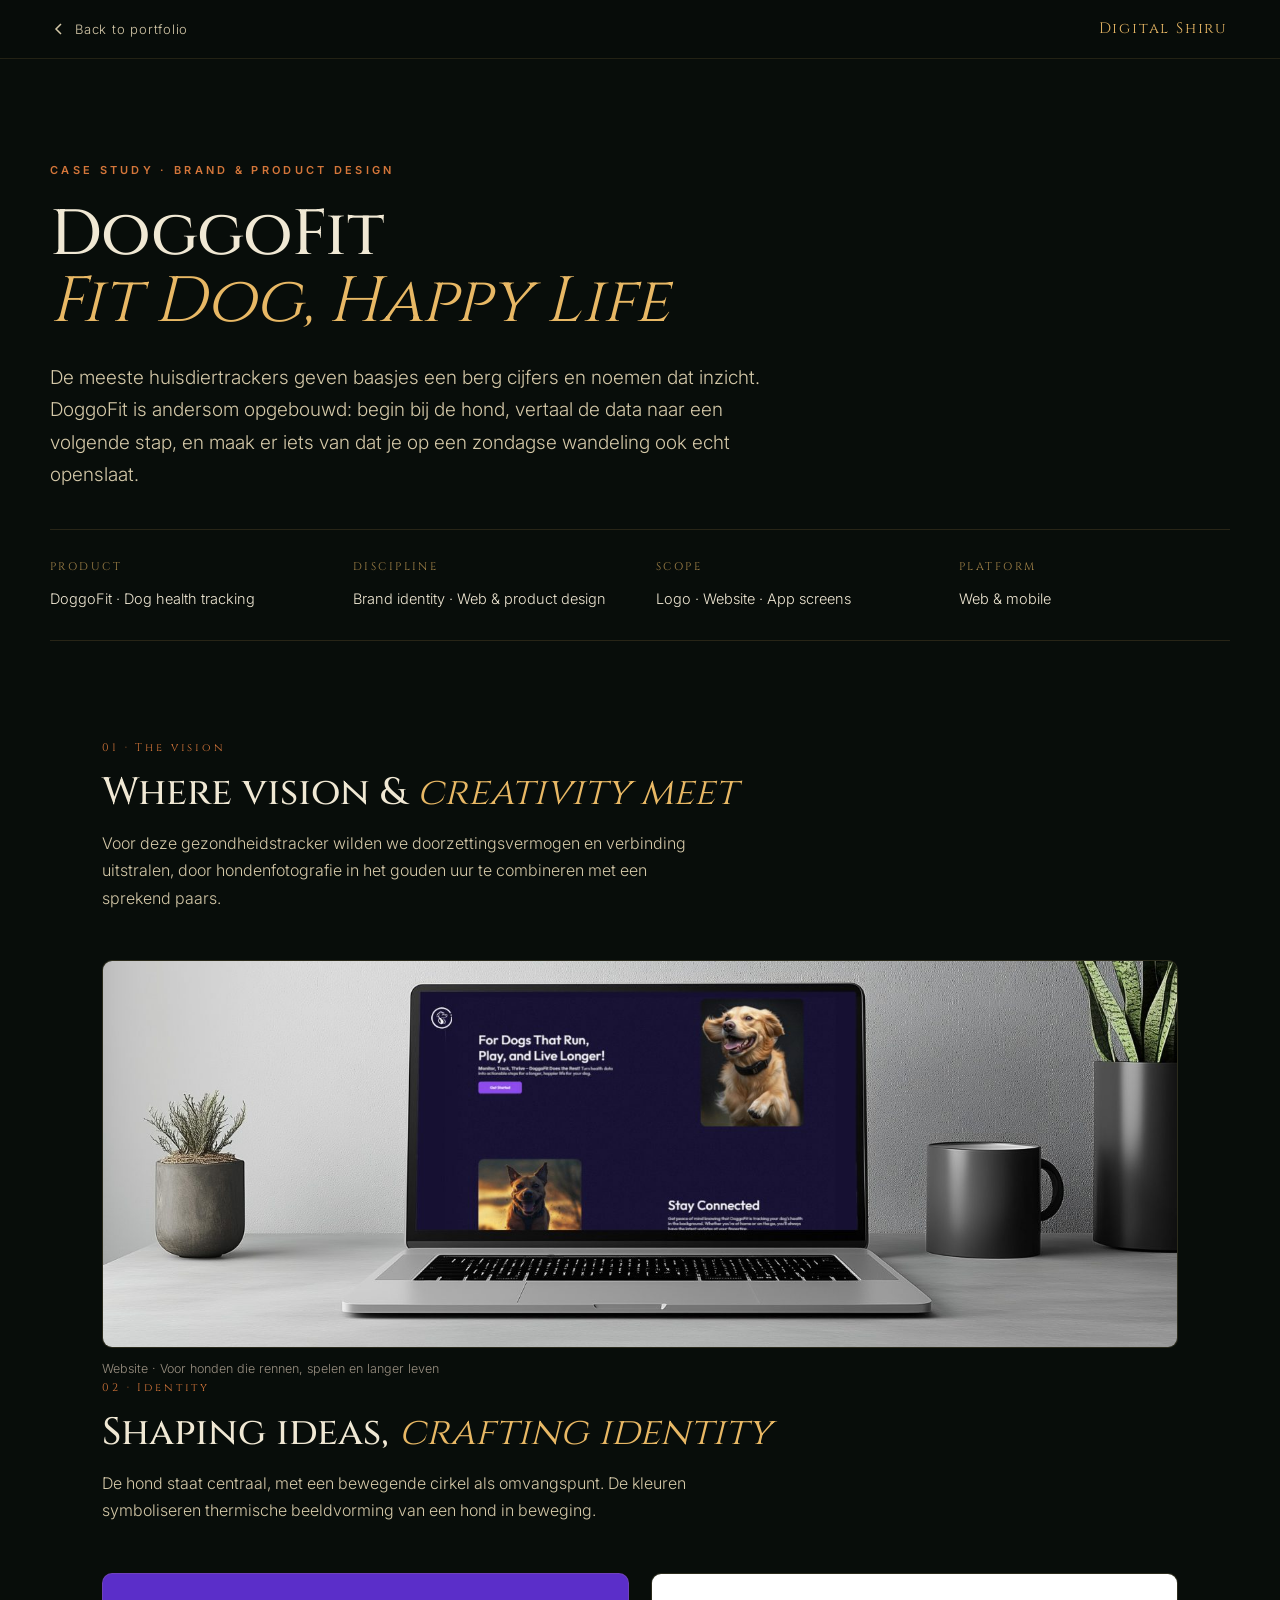
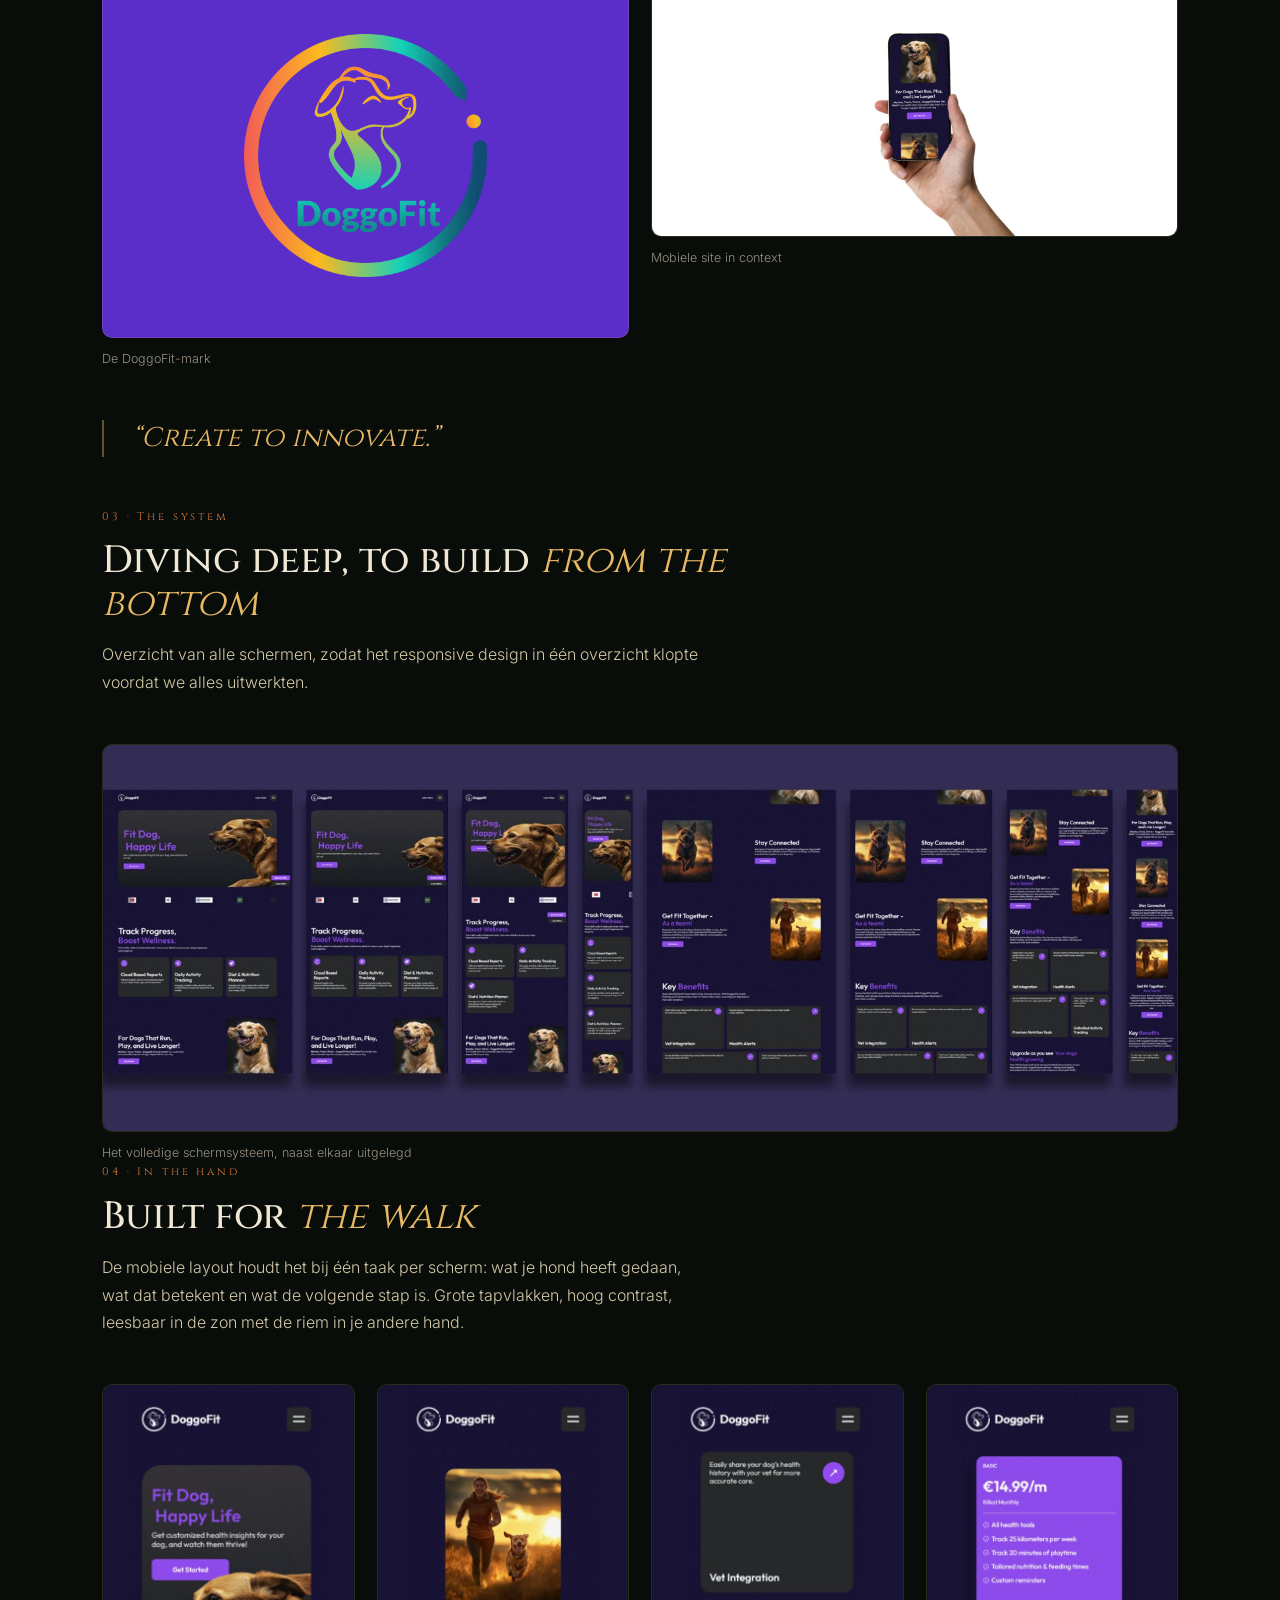
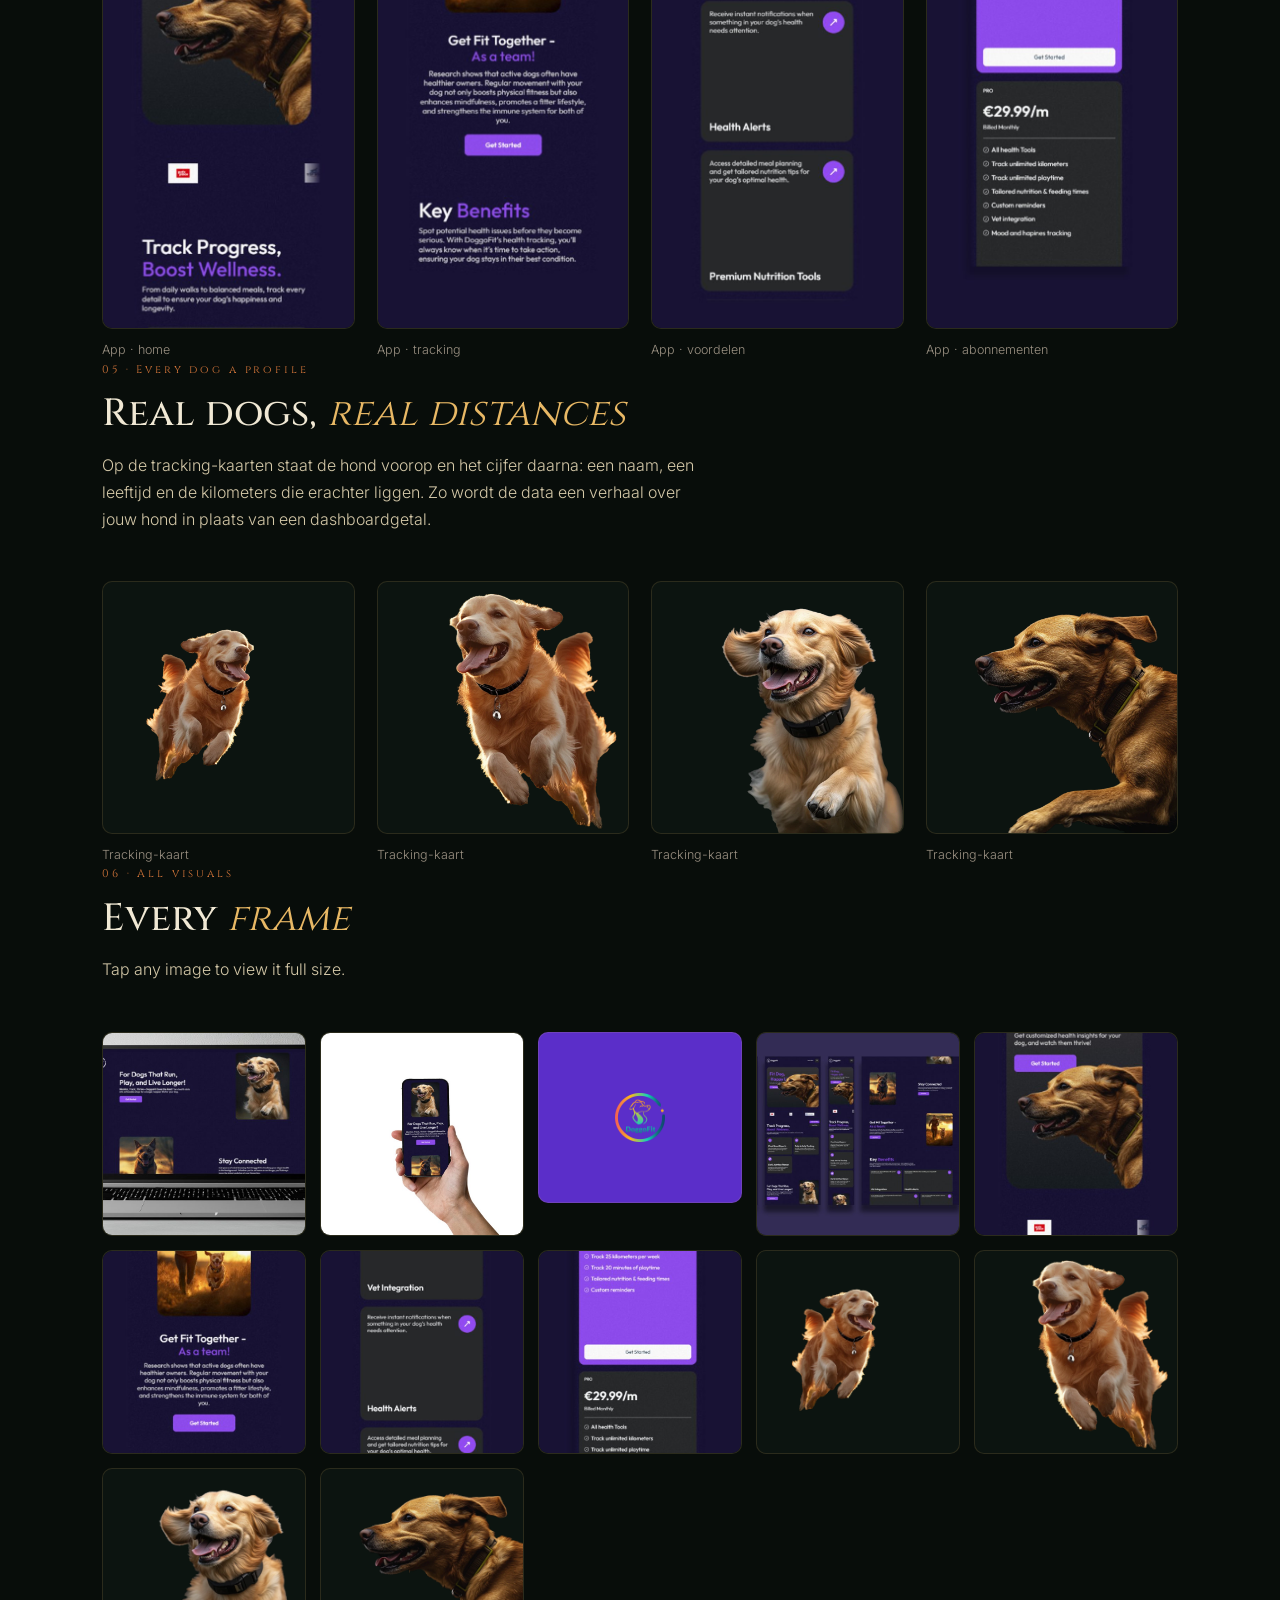
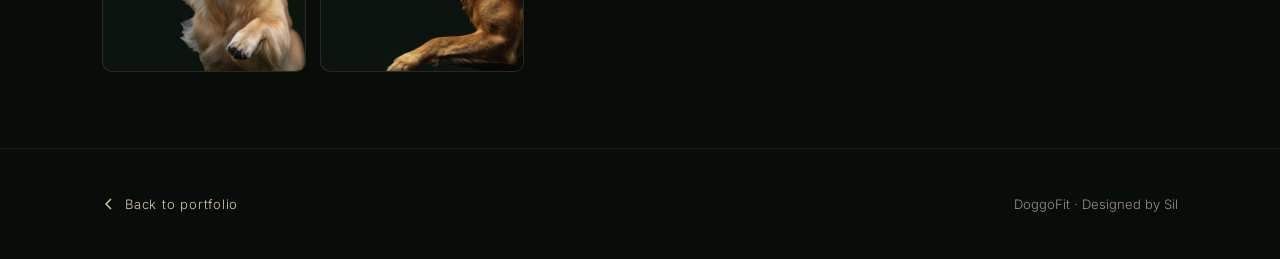
<file: case-doggofit.html>
<!DOCTYPE html>
<html lang="nl">
<head>
<meta charset="UTF-8" />
<meta name="viewport" content="width=device-width, initial-scale=1.0" />
  <link rel="icon" href="/favicon.svg" type="image/svg+xml" />
  <link rel="icon" href="/favicon-32.png" sizes="32x32" type="image/png" />
  <link rel="apple-touch-icon" href="/apple-touch-icon.png" />
<title>DoggoFit · Dog Health Tracking · Case Study · Digital Shiru</title>
<meta name="description" content="Case study: brand and product design for DoggoFit, turning a dog's health data into something owners actually act on." />
  <link rel="canonical" href="https://digitalshiru.com/case-doggofit.html" />
  <meta property="og:type" content="article" />
  <meta property="og:site_name" content="Digital Shiru" />
  <meta property="og:locale" content="nl_NL" />
  <meta property="og:title" content="DoggoFit · Dog Health Tracking · Case Study" />
  <meta property="og:description" content="Merk- en productdesign voor DoggoFit: de gezondheidsdata van je hond vertaald naar iets waar baasjes echt iets aan hebben." />
  <meta property="og:url" content="https://digitalshiru.com/case-doggofit.html" />
  <meta property="og:image" content="https://digitalshiru.com/assets/images/og-doggofit.jpg" />
  <meta property="og:image:width" content="1200" />
  <meta property="og:image:height" content="630" />
  <meta property="og:image:alt" content="DoggoFit · Dog Health Tracking · Case Study" />
  <meta name="twitter:card" content="summary_large_image" />
  <meta name="twitter:title" content="DoggoFit · Dog Health Tracking · Case Study" />
  <meta name="twitter:description" content="Merk- en productdesign voor DoggoFit: de gezondheidsdata van je hond vertaald naar iets waar baasjes echt iets aan hebben." />
  <meta name="twitter:image" content="https://digitalshiru.com/assets/images/og-doggofit.jpg" />
  <meta name="theme-color" content="#080d0a" />
<link rel="preconnect" href="https://fonts.googleapis.com" />
<link rel="preconnect" href="https://fonts.gstatic.com" crossorigin />
<link href="https://fonts.googleapis.com/css2?family=Cinzel:wght@400;500;700&family=Inter:wght@300;400;500;600&display=swap" rel="stylesheet" />
<style>
  :root{
    --bg:#080d0a; --bg-2:#0c1410; --paper:#f0e8d4; --paper-muted:#d4c8a8;
    --gold:#e8b865; --gold-hi:#f5d088; --ember:#d4763a; --stone:#9a9082;
    --ease:cubic-bezier(.22,1,.36,1);
  }
  *{box-sizing:border-box}
  html{scroll-behavior:smooth}
  body{margin:0; background:var(--bg); color:var(--paper); font-family:'Inter',sans-serif; font-weight:300; font-size:16px; line-height:1.7; -webkit-font-smoothing:antialiased}
  img{max-width:100%; display:block}
  a{color:inherit}
  .wrap{max-width:1180px; margin:0 auto; padding:0 clamp(20px,5vw,52px)}

  .topbar{
    position:sticky; top:0; z-index:50;
    display:flex; align-items:center; justify-content:space-between; gap:20px;
    padding:16px clamp(20px,5vw,52px);
    background:rgba(8,13,10,.82); backdrop-filter:blur(12px);
    border-bottom:1px solid rgba(232,184,101,.12);
  }
  .back{display:inline-flex; align-items:center; gap:9px; text-decoration:none; font-size:13px; letter-spacing:.06em; color:var(--paper-muted); transition:color .3s}
  .back:hover{color:var(--gold)}
  .back svg{width:14px;height:14px}
  .topbar-brand{font-family:'Cinzel',serif; font-size:15px; letter-spacing:.12em; color:var(--gold)}

  .hero{padding:clamp(56px,8vw,110px) 0 clamp(40px,5vw,64px)}
  .eyebrow{font-family:'Inter',sans-serif; font-size:11px; font-weight:600; letter-spacing:.3em; text-transform:uppercase; color:var(--ember); margin:0 0 22px}
  h1{font-family:'Cinzel',serif; font-weight:500; font-size:clamp(32px,5.4vw,64px); line-height:1.05; letter-spacing:-.01em; margin:0 0 26px}
  h1 .accent{color:var(--gold); font-style:italic; font-weight:400}
  .lede{font-size:clamp(16px,1.7vw,19px); color:var(--paper-muted); max-width:62ch; margin:0 0 38px}
  .meta{display:grid; grid-template-columns:repeat(auto-fit,minmax(180px,1fr)); gap:24px 32px; padding:28px 0; margin-bottom:34px; border-top:1px solid rgba(232,184,101,.14); border-bottom:1px solid rgba(232,184,101,.14)}
  .meta-k{display:block; font-family:'Cinzel',serif; font-size:11px; letter-spacing:.22em; text-transform:uppercase; color:var(--gold); opacity:.7; margin-bottom:8px}
  .meta-v{font-size:14.5px; color:var(--paper)}

  section{padding:clamp(52px,7vw,96px) 0}
  .sec-head{max-width:70ch; margin-bottom:clamp(30px,4vw,48px)}
  .sec-num{font-family:'Cinzel',serif; font-size:11px; letter-spacing:.26em; color:var(--ember); display:block; margin-bottom:14px}
  h2{font-family:'Cinzel',serif; font-weight:500; font-size:clamp(24px,3.4vw,38px); line-height:1.12; margin:0 0 16px}
  h2 .accent{color:var(--gold); font-style:italic; font-weight:400}
  .sec-head p{color:var(--paper-muted); margin:0 0 14px; max-width:60ch}
  .sec-head p:last-child{margin-bottom:0}
  .pull{font-family:'Cinzel',serif; font-size:clamp(18px,2.4vw,27px); line-height:1.35; color:var(--gold); font-style:italic; margin:clamp(34px,4vw,52px) 0; padding-left:clamp(18px,2.4vw,28px); border-left:2px solid rgba(232,184,101,.4); max-width:26ch}

  .grid{display:grid; gap:clamp(14px,1.8vw,22px)}
  .g-1{grid-template-columns:1fr}
  .g-2{grid-template-columns:repeat(2,1fr)}
  .g-4{grid-template-columns:repeat(4,1fr)}
  .shot{position:relative; border-radius:10px; overflow:hidden; cursor:zoom-in; border:1px solid rgba(232,184,101,.14); background:var(--bg-2); transition:transform .5s var(--ease), border-color .4s, box-shadow .4s}
  .shot:hover{transform:translateY(-4px); border-color:rgba(232,184,101,.42); box-shadow:0 26px 56px -34px rgba(0,0,0,.9)}
  .shot img{width:100%; height:auto}
  .cap{font-size:12.5px; color:var(--stone); margin-top:10px}
  figure{margin:0}

  .logo-box{display:grid; place-items:center; padding:clamp(30px,5vw,60px); background:#5b2ec9}
  .logo-box img{max-width:min(260px,60%)}

  .gallery{display:grid; grid-template-columns:repeat(auto-fill,minmax(200px,1fr)); gap:14px}
  .gallery .shot img{aspect-ratio:1/1; object-fit:cover; height:100%}

  #lb{position:fixed; inset:0; z-index:9999; display:none; place-items:center; background:rgba(5,8,6,.95); backdrop-filter:blur(8px); padding:4vh 4vw}
  #lb.open{display:grid}
  #lb img{max-width:100%; max-height:88vh; border-radius:6px; box-shadow:0 40px 120px -30px #000; border:1px solid rgba(232,184,101,.22)}
  .lb-close,.lb-nav{position:fixed; background:rgba(12,20,16,.8); border:1px solid rgba(232,184,101,.28); color:var(--paper); cursor:pointer; border-radius:50%; width:46px; height:46px; display:grid; place-items:center; font-size:18px; transition:background .3s,color .3s}
  .lb-close:hover,.lb-nav:hover{background:var(--gold); color:#0d0a05}
  .lb-close{top:20px; right:20px}
  .lb-prev{left:20px; top:50%; transform:translateY(-50%)}
  .lb-next{right:20px; top:50%; transform:translateY(-50%)}
  .lb-count{position:fixed; bottom:22px; left:50%; transform:translateX(-50%); font-family:'Cinzel',serif; font-size:12px; letter-spacing:.18em; color:var(--paper-muted)}

  footer{border-top:1px solid rgba(232,184,101,.12); padding:44px 0; margin-top:clamp(40px,6vw,80px)}
  .foot-in{display:flex; align-items:center; justify-content:space-between; gap:20px; flex-wrap:wrap}
  .foot-in span{font-size:13px; color:var(--stone)}

  @media(max-width:820px){ .g-4{grid-template-columns:repeat(2,1fr)} }
  @media(max-width:560px){ .g-2{grid-template-columns:1fr} .lb-prev{left:10px} .lb-next{right:10px} }
</style>
</head>
<body>

<header class="topbar">
  <a class="back" href="index.html#design">
    <svg viewBox="0 0 14 14" fill="none" stroke="currentColor" stroke-width="1.5"><path d="M9 2L4 7l5 5"/></svg>
    Back to portfolio
  </a>
  <span class="topbar-brand">Digital Shiru</span>
</header>

<main>
  <!-- ============ HERO ============ -->
  <div class="wrap hero">
    <p class="eyebrow">Case Study · Brand &amp; Product Design</p>
    <h1>DoggoFit <br /><span class="accent">Fit Dog, Happy Life</span></h1>
    <p class="lede">
      De meeste huisdiertrackers geven baasjes een berg cijfers en noemen dat inzicht.
      DoggoFit is andersom opgebouwd: begin bij de hond, vertaal de data naar een volgende
      stap, en maak er iets van dat je op een zondagse wandeling ook echt openslaat.
    </p>

    <div class="meta">
      <div><span class="meta-k">Product</span><span class="meta-v">DoggoFit · Dog health tracking</span></div>
      <div><span class="meta-k">Discipline</span><span class="meta-v">Brand identity · Web &amp; product design</span></div>
      <div><span class="meta-k">Scope</span><span class="meta-v">Logo · Website · App screens</span></div>
      <div><span class="meta-k">Platform</span><span class="meta-v">Web &amp; mobile</span></div>
    </div>
  </div>

  <!-- ============ 01 ============ -->
  <section class="wrap">
    <div class="sec-head">
      <span class="sec-num">01 · The vision</span>
      <h2>Where vision &amp; <span class="accent">creativity meet</span></h2>
      <p>
        Voor deze gezondheidstracker wilden we doorzettingsvermogen en verbinding uitstralen, door
        hondenfotografie in het gouden uur te combineren met een sprekend paars.
      </p>
    </div>
    <div class="grid g-1" id="g-vision"></div>
  </section>

  <!-- ============ 02 ============ -->
  <section class="wrap">
    <div class="sec-head">
      <span class="sec-num">02 · Identity</span>
      <h2>Shaping ideas, <span class="accent">crafting identity</span></h2>
      <p>
        De hond staat centraal, met een bewegende cirkel als omvangspunt. De kleuren symboliseren
        thermische beeldvorming van een hond in beweging.
      </p>
    </div>
    <div class="grid g-2" id="g-identity"></div>
    <p class="pull">“Create to innovate.”</p>
  </section>

  <!-- ============ 03 ============ -->
  <section class="wrap">
    <div class="sec-head">
      <span class="sec-num">03 · The system</span>
      <h2>Diving deep, to build <span class="accent">from the bottom</span></h2>
      <p>
        Overzicht van alle schermen, zodat het responsive design in één overzicht klopte voordat
        we alles uitwerkten.
      </p>
    </div>
    <div class="grid g-1" id="g-system"></div>
  </section>

  <!-- ============ 04 ============ -->
  <section class="wrap">
    <div class="sec-head">
      <span class="sec-num">04 · In the hand</span>
      <h2>Built for <span class="accent">the walk</span></h2>
      <p>
        De mobiele layout houdt het bij één taak per scherm: wat je hond heeft gedaan, wat dat
        betekent en wat de volgende stap is. Grote tapvlakken, hoog contrast, leesbaar in de zon
        met de riem in je andere hand.
      </p>
    </div>
    <div class="grid g-4" id="g-app"></div>
  </section>

  <!-- ============ 05 ============ -->
  <section class="wrap">
    <div class="sec-head">
      <span class="sec-num">05 · Every dog a profile</span>
      <h2>Real dogs, <span class="accent">real distances</span></h2>
      <p>
        Op de tracking-kaarten staat de hond voorop en het cijfer daarna: een naam, een leeftijd
        en de kilometers die erachter liggen. Zo wordt de data een verhaal over jouw hond in
        plaats van een dashboardgetal.
      </p>
    </div>
    <div class="grid g-4" id="g-cards"></div>
  </section>

  <!-- ============ GALLERY ============ -->
  <section class="wrap">
    <div class="sec-head">
      <span class="sec-num">06 · All visuals</span>
      <h2>Every <span class="accent">frame</span></h2>
      <p>Tap any image to view it full size.</p>
    </div>
    <div class="gallery" id="g-all"></div>
  </section>
</main>

<footer>
  <div class="wrap foot-in">
    <a class="back" href="index.html#design">
      <svg viewBox="0 0 14 14" fill="none" stroke="currentColor" stroke-width="1.5"><path d="M9 2L4 7l5 5"/></svg>
      Back to portfolio
    </a>
    <span>DoggoFit · Designed by Sil</span>
  </div>
</footer>

<div id="lb" role="dialog" aria-modal="true" aria-label="Image viewer">
  <img id="lb-img" alt="" />
  <button class="lb-close" id="lb-close" aria-label="Close">✕</button>
  <button class="lb-nav lb-prev" id="lb-prev" aria-label="Previous">‹</button>
  <button class="lb-nav lb-next" id="lb-next" aria-label="Next">›</button>
  <span class="lb-count" id="lb-count"></span>
</div>

<script>
(function () {
  'use strict';
  var DIR = 'assets/images/design/doggofit/';
  var shots = [
    { f: '01-laptop.jpg',   c: 'Website · Voor honden die rennen, spelen en langer leven' },
    { f: '02-in-hand.jpg',  c: 'Mobiele site in context' },
    { f: '04-logo.webp',     c: 'De DoggoFit-mark' },
    { f: '03-screens.jpg',  c: 'Het volledige schermsysteem, naast elkaar uitgelegd' },
    { f: '05-app-1.jpg',    c: 'App · home' },
    { f: '06-app-2.jpg',    c: 'App · tracking' },
    { f: '07-app-3.jpg',    c: 'App · voordelen' },
    { f: '08-app-4.jpg',    c: 'App · abonnementen' },
    { f: '09-card-1.webp',   c: 'Tracking-kaart' },
    { f: '10-card-2.webp',   c: 'Tracking-kaart' },
    { f: '11-card-3.webp',   c: 'Tracking-kaart' },
    { f: '12-card-4.webp',   c: 'Tracking-kaart' }
  ];
  var groups = {
    'g-vision':   ['01-laptop.jpg'],
    'g-identity': ['04-logo.webp', '02-in-hand.jpg'],
    'g-system':   ['03-screens.jpg'],
    'g-app':      ['05-app-1.jpg', '06-app-2.jpg', '07-app-3.jpg', '08-app-4.jpg'],
    'g-cards':    ['09-card-1.webp', '10-card-2.webp', '11-card-3.webp', '12-card-4.webp']
  };
  var byFile = {};
  shots.forEach(function (s, i) { byFile[s.f] = { i: i, c: s.c }; });

  function tile(file, withCap) {
    var meta = byFile[file] || { i: 0, c: '' };
    var fig = document.createElement('figure');
    var box = document.createElement('div');
    box.className = 'shot' + (file === '04-logo.webp' ? ' logo-box' : '');
    box.dataset.i = meta.i;
    var img = document.createElement('img');
    img.src = DIR + file;
    img.alt = meta.c || 'DoggoFit design';
    img.loading = 'lazy';
    img.decoding = 'async';
    box.appendChild(img);
    fig.appendChild(box);
    if (withCap && meta.c) {
      var cap = document.createElement('figcaption');
      cap.className = 'cap';
      cap.textContent = meta.c;
      fig.appendChild(cap);
    }
    return fig;
  }

  Object.keys(groups).forEach(function (id) {
    var host = document.getElementById(id);
    if (!host) return;
    groups[id].forEach(function (f) { host.appendChild(tile(f, true)); });
  });

  var all = document.getElementById('g-all');
  shots.forEach(function (s) { all.appendChild(tile(s.f, false)); });

  var lb = document.getElementById('lb');
  var lbImg = document.getElementById('lb-img');
  var lbCount = document.getElementById('lb-count');
  var cur = 0;

  function show(i) {
    cur = (i + shots.length) % shots.length;
    lbImg.src = DIR + shots[cur].f;
    lbImg.alt = shots[cur].c;
    lbCount.textContent = (cur + 1) + ' / ' + shots.length;
  }
  function open(i) { show(i); lb.classList.add('open'); document.body.style.overflow = 'hidden'; }
  function close() { lb.classList.remove('open'); lbImg.src = ''; document.body.style.overflow = ''; }

  document.addEventListener('click', function (e) {
    var s = e.target.closest ? e.target.closest('.shot') : null;
    if (s && s.dataset.i !== undefined) open(Number(s.dataset.i));
  });
  document.getElementById('lb-close').addEventListener('click', close);
  document.getElementById('lb-prev').addEventListener('click', function (e) { e.stopPropagation(); show(cur - 1); });
  document.getElementById('lb-next').addEventListener('click', function (e) { e.stopPropagation(); show(cur + 1); });
  lb.addEventListener('click', function (e) { if (e.target === lb || e.target === lbImg) close(); });
  document.addEventListener('keydown', function (e) {
    if (!lb.classList.contains('open')) return;
    if (e.key === 'Escape') close();
    if (e.key === 'ArrowLeft') show(cur - 1);
    if (e.key === 'ArrowRight') show(cur + 1);
  });
})();
</script>
</body>
</html>
</file>
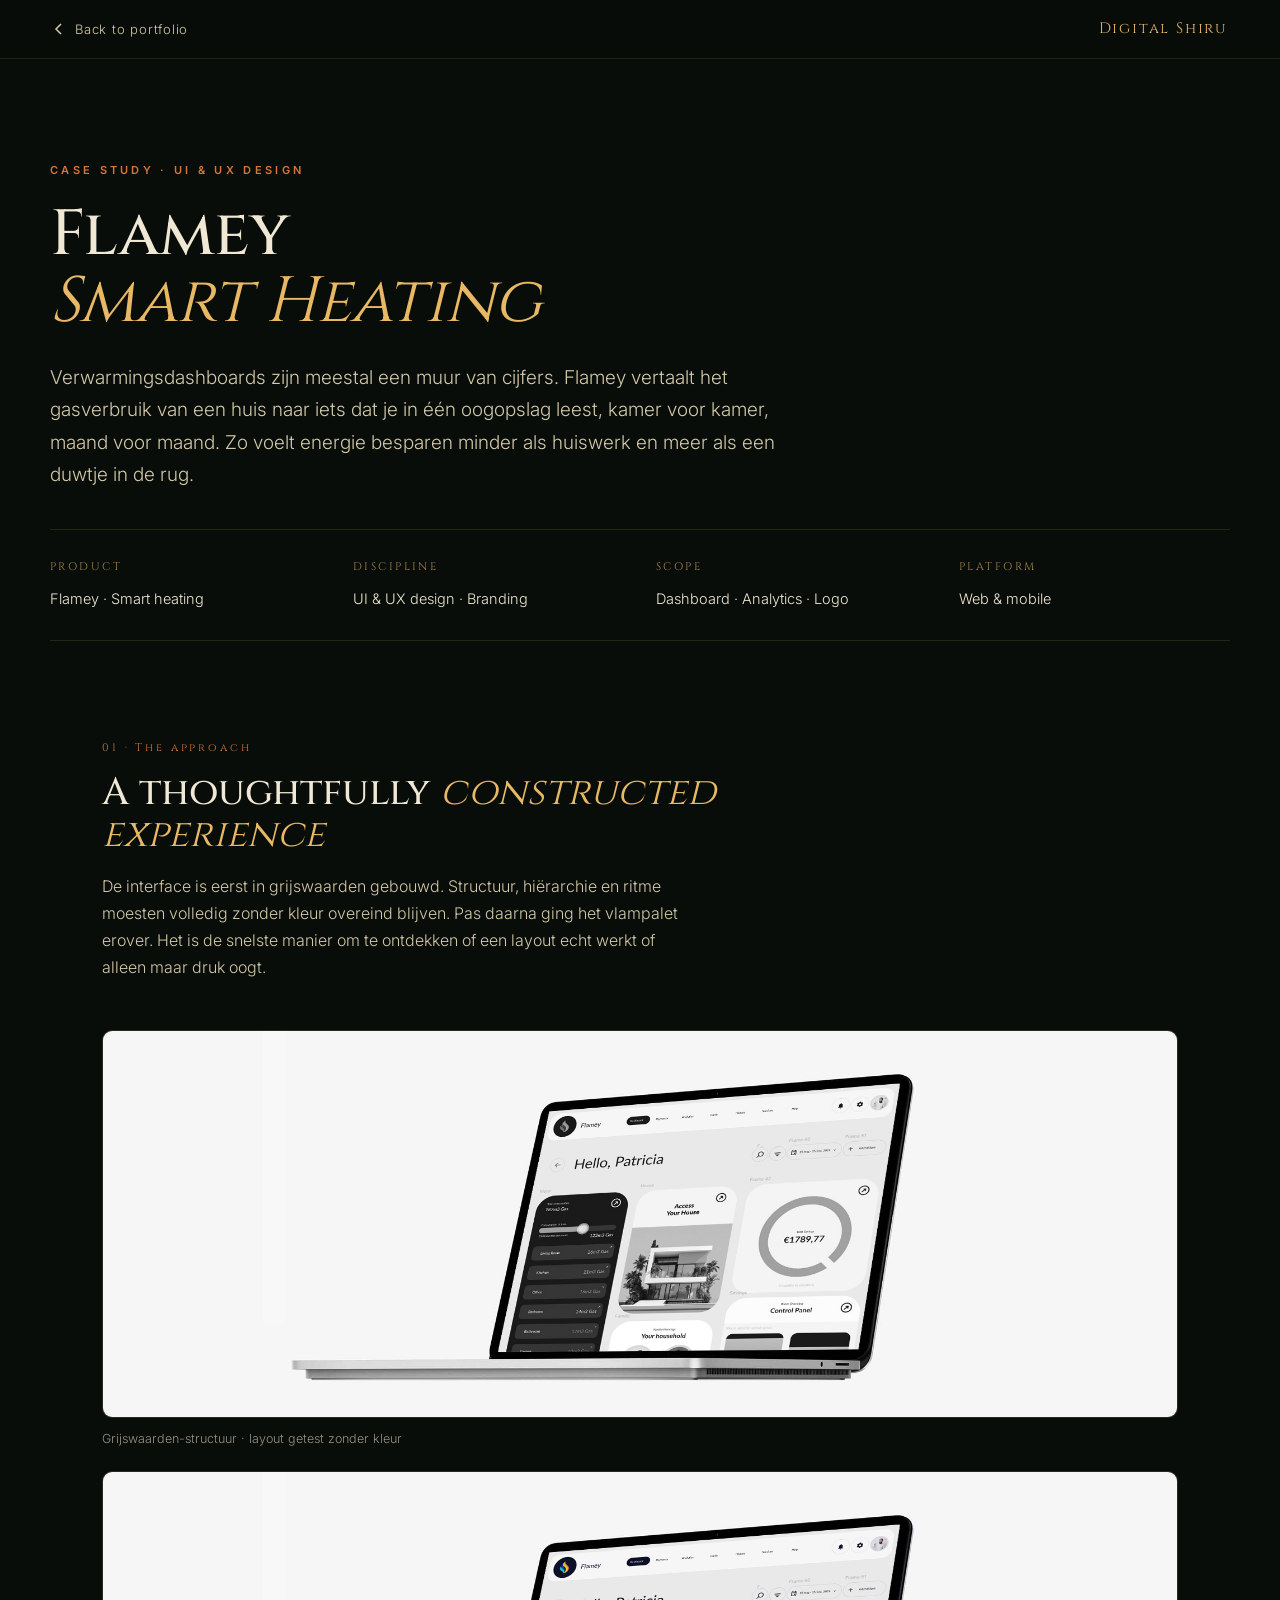
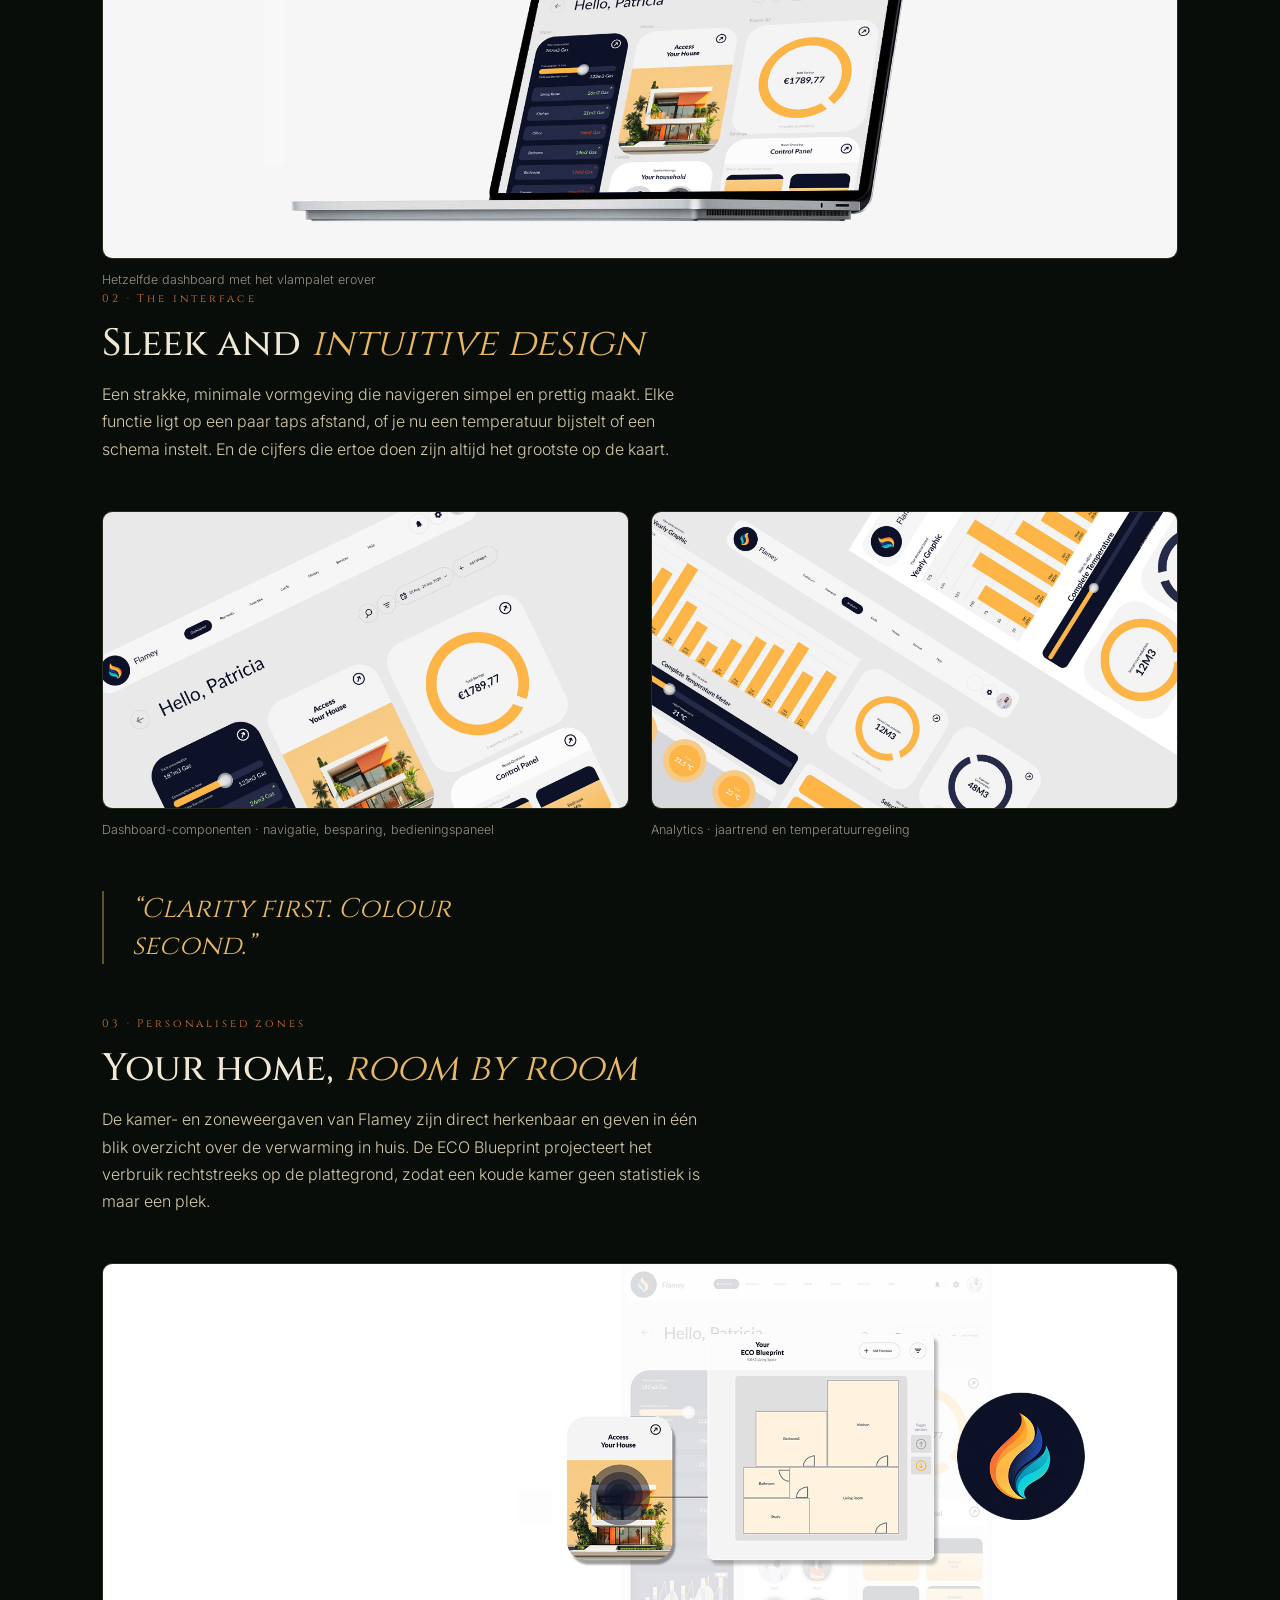
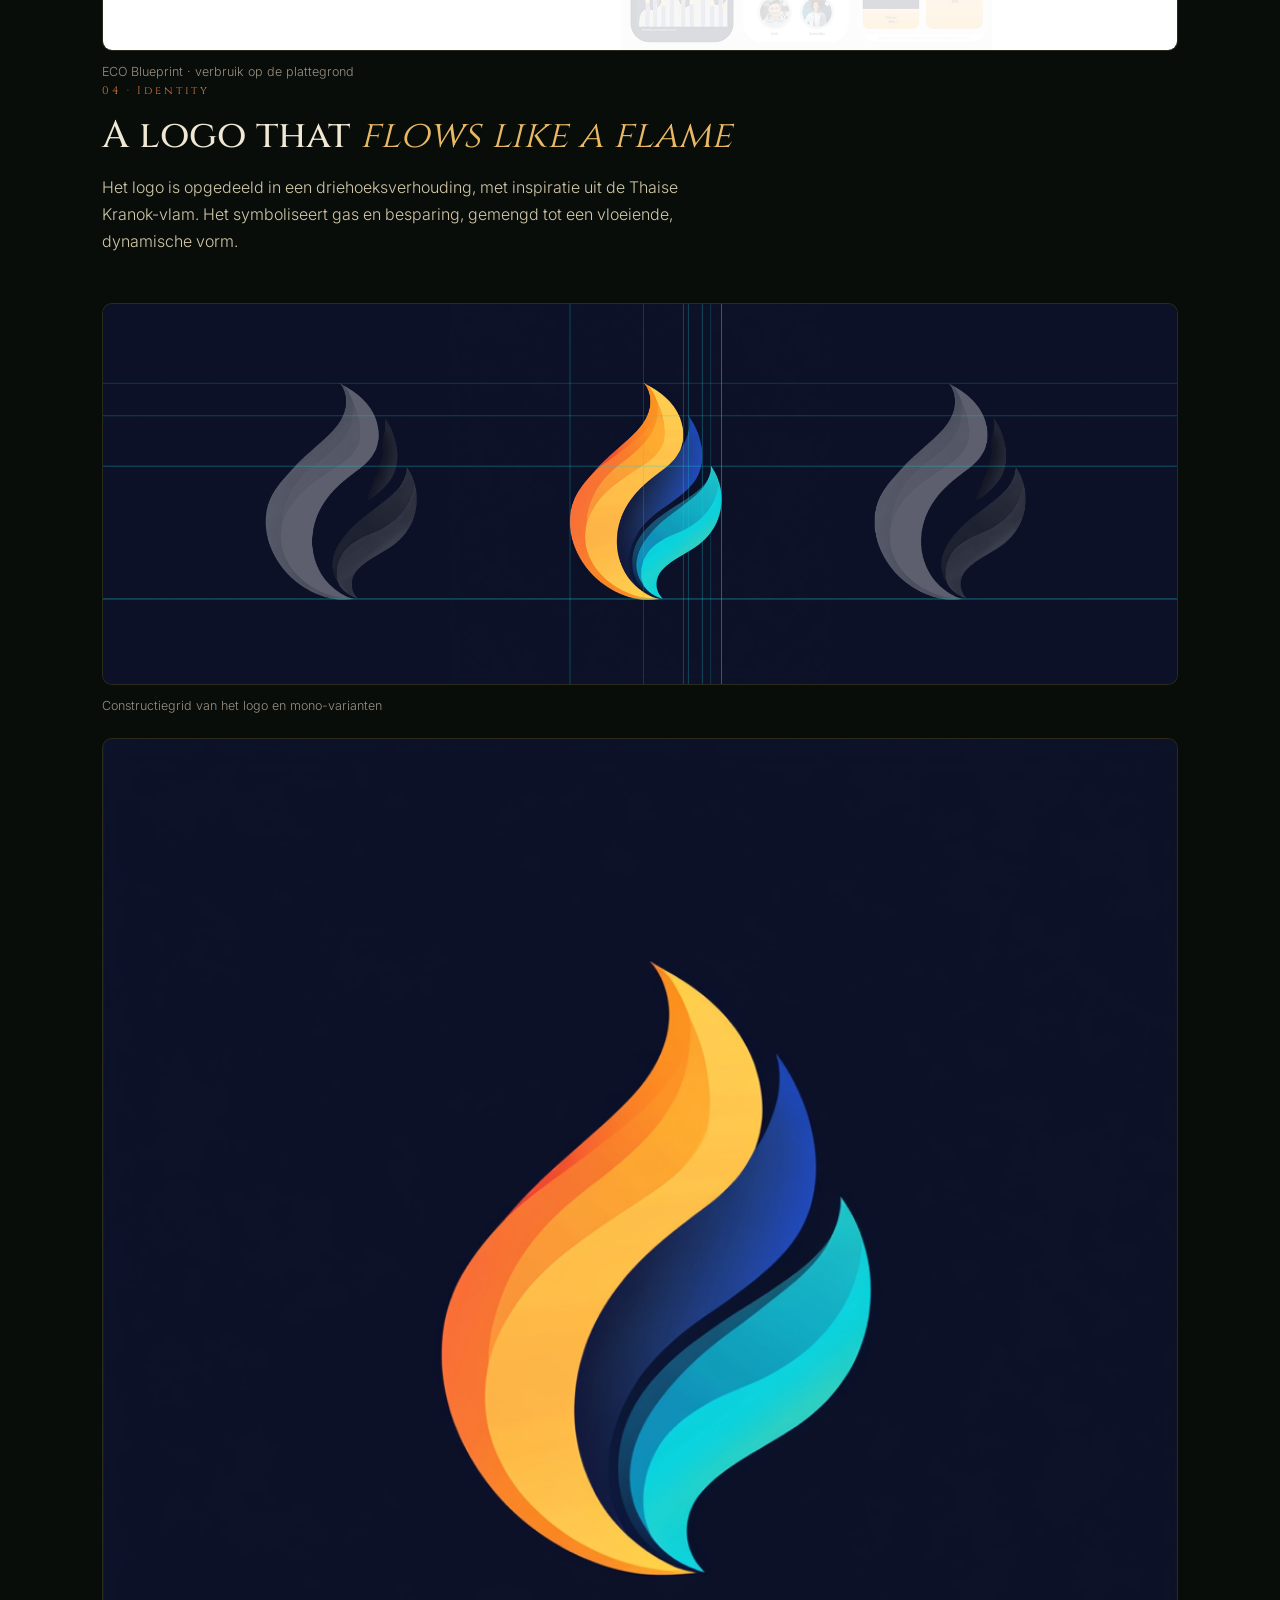
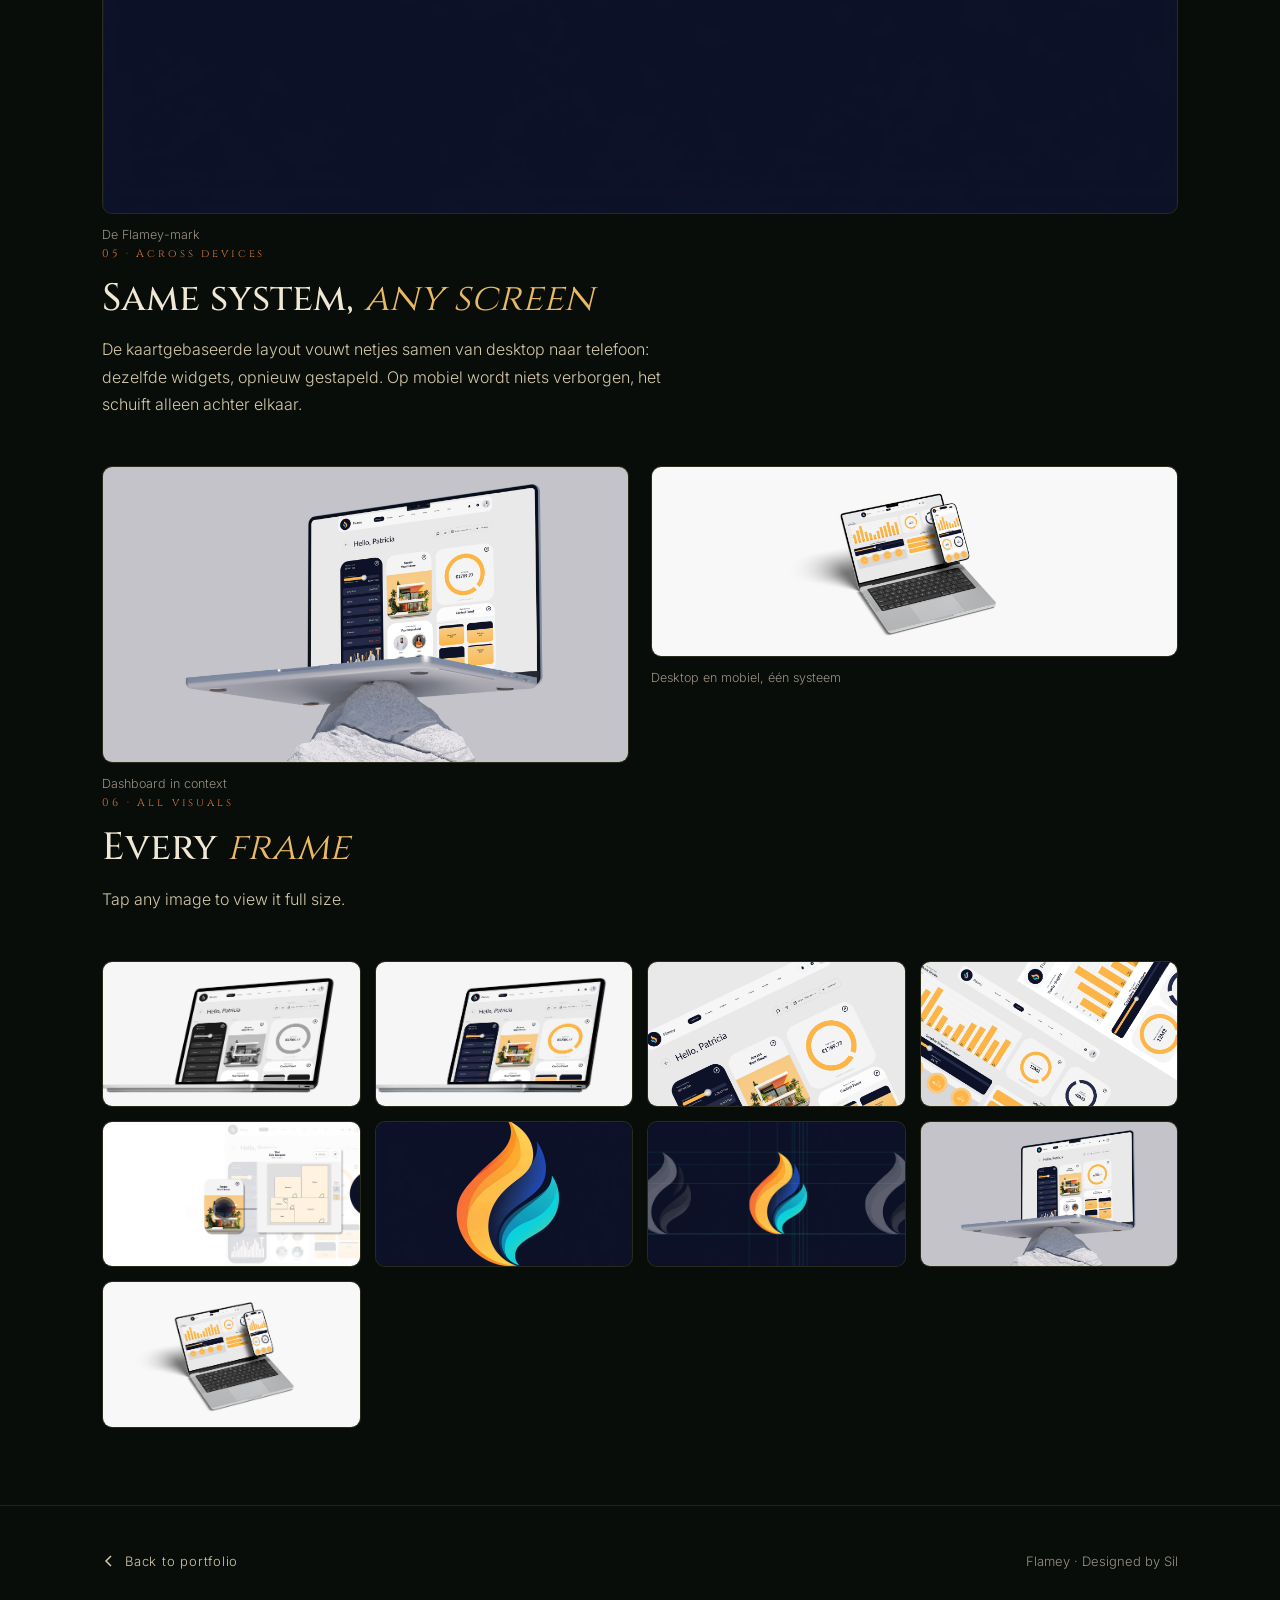
<file: case-flamey.html>
<!DOCTYPE html>
<html lang="nl">
<head>
<meta charset="UTF-8" />
<meta name="viewport" content="width=device-width, initial-scale=1.0" />
  <link rel="icon" href="/favicon.svg" type="image/svg+xml" />
  <link rel="icon" href="/favicon-32.png" sizes="32x32" type="image/png" />
  <link rel="apple-touch-icon" href="/apple-touch-icon.png" />
<title>Flamey · Smart Heating · Case Study · Digital Shiru</title>
<meta name="description" content="Case study: UI &amp; UX design for Flamey, a smart heating dashboard, clean, minimal, and built so every room is readable at a glance." />
  <link rel="canonical" href="https://digitalshiru.com/case-flamey.html" />
  <meta property="og:type" content="article" />
  <meta property="og:site_name" content="Digital Shiru" />
  <meta property="og:locale" content="nl_NL" />
  <meta property="og:title" content="Flamey · Smart Heating · Case Study" />
  <meta property="og:description" content="UI- en UX-design voor een slim verwarmingsdashboard: strak, minimaal en in één oogopslag te lezen." />
  <meta property="og:url" content="https://digitalshiru.com/case-flamey.html" />
  <meta property="og:image" content="https://digitalshiru.com/assets/images/og-flamey.jpg" />
  <meta property="og:image:width" content="1200" />
  <meta property="og:image:height" content="630" />
  <meta property="og:image:alt" content="Flamey · Smart Heating · Case Study" />
  <meta name="twitter:card" content="summary_large_image" />
  <meta name="twitter:title" content="Flamey · Smart Heating · Case Study" />
  <meta name="twitter:description" content="UI- en UX-design voor een slim verwarmingsdashboard: strak, minimaal en in één oogopslag te lezen." />
  <meta name="twitter:image" content="https://digitalshiru.com/assets/images/og-flamey.jpg" />
  <meta name="theme-color" content="#080d0a" />
<link rel="preconnect" href="https://fonts.googleapis.com" />
<link rel="preconnect" href="https://fonts.gstatic.com" crossorigin />
<link href="https://fonts.googleapis.com/css2?family=Cinzel:wght@400;500;700&family=Inter:wght@300;400;500;600&display=swap" rel="stylesheet" />
<style>
  :root{
    --bg:#080d0a; --bg-2:#0c1410; --paper:#f0e8d4; --paper-muted:#d4c8a8;
    --gold:#e8b865; --gold-hi:#f5d088; --ember:#d4763a; --stone:#9a9082;
    --ease:cubic-bezier(.22,1,.36,1);
  }
  *{box-sizing:border-box}
  html{scroll-behavior:smooth}
  body{
    margin:0; background:var(--bg); color:var(--paper);
    font-family:'Inter',sans-serif; font-weight:300; font-size:16px; line-height:1.7;
    -webkit-font-smoothing:antialiased;
  }
  img{max-width:100%; display:block}
  a{color:inherit}
  .wrap{max-width:1180px; margin:0 auto; padding:0 clamp(20px,5vw,52px)}

  .topbar{
    position:sticky; top:0; z-index:50;
    display:flex; align-items:center; justify-content:space-between; gap:20px;
    padding:16px clamp(20px,5vw,52px);
    background:rgba(8,13,10,.82); backdrop-filter:blur(12px);
    border-bottom:1px solid rgba(232,184,101,.12);
  }
  .back{
    display:inline-flex; align-items:center; gap:9px; text-decoration:none;
    font-size:13px; letter-spacing:.06em; color:var(--paper-muted); transition:color .3s;
  }
  .back:hover{color:var(--gold)}
  .back svg{width:14px;height:14px}
  .topbar-brand{font-family:'Cinzel',serif; font-size:15px; letter-spacing:.12em; color:var(--gold)}

  .hero{padding:clamp(56px,8vw,110px) 0 clamp(40px,5vw,64px)}
  .eyebrow{
    font-family:'Inter',sans-serif; font-size:11px; font-weight:600;
    letter-spacing:.3em; text-transform:uppercase; color:var(--ember); margin:0 0 22px;
  }
  h1{
    font-family:'Cinzel',serif; font-weight:500;
    font-size:clamp(32px,5.4vw,64px); line-height:1.05; letter-spacing:-.01em; margin:0 0 26px;
  }
  h1 .accent{color:var(--gold); font-style:italic; font-weight:400}
  .lede{font-size:clamp(16px,1.7vw,19px); color:var(--paper-muted); max-width:62ch; margin:0 0 38px}
  .meta{
    display:grid; grid-template-columns:repeat(auto-fit,minmax(180px,1fr));
    gap:24px 32px; padding:28px 0; margin-bottom:34px;
    border-top:1px solid rgba(232,184,101,.14); border-bottom:1px solid rgba(232,184,101,.14);
  }
  .meta-k{
    display:block; font-family:'Cinzel',serif; font-size:11px; letter-spacing:.22em;
    text-transform:uppercase; color:var(--gold); opacity:.7; margin-bottom:8px;
  }
  .meta-v{font-size:14.5px; color:var(--paper)}

  section{padding:clamp(52px,7vw,96px) 0}
  .sec-head{max-width:70ch; margin-bottom:clamp(30px,4vw,48px)}
  .sec-num{
    font-family:'Cinzel',serif; font-size:11px; letter-spacing:.26em;
    color:var(--ember); display:block; margin-bottom:14px;
  }
  h2{font-family:'Cinzel',serif; font-weight:500; font-size:clamp(24px,3.4vw,38px); line-height:1.12; margin:0 0 16px}
  h2 .accent{color:var(--gold); font-style:italic; font-weight:400}
  .sec-head p{color:var(--paper-muted); margin:0 0 14px; max-width:60ch}
  .sec-head p:last-child{margin-bottom:0}
  .pull{
    font-family:'Cinzel',serif; font-size:clamp(18px,2.4vw,27px); line-height:1.35;
    color:var(--gold); font-style:italic; margin:clamp(34px,4vw,52px) 0;
    padding-left:clamp(18px,2.4vw,28px); border-left:2px solid rgba(232,184,101,.4); max-width:26ch;
  }

  .grid{display:grid; gap:clamp(14px,1.8vw,22px)}
  .g-1{grid-template-columns:1fr}
  .g-2{grid-template-columns:repeat(2,1fr)}
  .g-3{grid-template-columns:repeat(3,1fr)}
  .shot{
    position:relative; border-radius:10px; overflow:hidden; cursor:zoom-in;
    border:1px solid rgba(232,184,101,.14); background:var(--bg-2);
    transition:transform .5s var(--ease), border-color .4s, box-shadow .4s;
  }
  .shot:hover{transform:translateY(-4px); border-color:rgba(232,184,101,.42); box-shadow:0 26px 56px -34px rgba(0,0,0,.9)}
  .shot img{width:100%; height:auto}
  .cap{font-size:12.5px; color:var(--stone); margin-top:10px}
  figure{margin:0}

  .gallery{display:grid; grid-template-columns:repeat(auto-fill,minmax(220px,1fr)); gap:14px}
  .gallery .shot img{aspect-ratio:16/9; object-fit:cover; height:100%}

  #lb{
    position:fixed; inset:0; z-index:9999; display:none; place-items:center;
    background:rgba(5,8,6,.95); backdrop-filter:blur(8px); padding:4vh 4vw;
  }
  #lb.open{display:grid}
  #lb img{max-width:100%; max-height:88vh; border-radius:6px; box-shadow:0 40px 120px -30px #000; border:1px solid rgba(232,184,101,.22)}
  .lb-close,.lb-nav{
    position:fixed; background:rgba(12,20,16,.8); border:1px solid rgba(232,184,101,.28);
    color:var(--paper); cursor:pointer; border-radius:50%;
    width:46px; height:46px; display:grid; place-items:center; font-size:18px;
    transition:background .3s,color .3s;
  }
  .lb-close:hover,.lb-nav:hover{background:var(--gold); color:#0d0a05}
  .lb-close{top:20px; right:20px}
  .lb-prev{left:20px; top:50%; transform:translateY(-50%)}
  .lb-next{right:20px; top:50%; transform:translateY(-50%)}
  .lb-count{position:fixed; bottom:22px; left:50%; transform:translateX(-50%); font-family:'Cinzel',serif; font-size:12px; letter-spacing:.18em; color:var(--paper-muted)}

  footer{border-top:1px solid rgba(232,184,101,.12); padding:44px 0; margin-top:clamp(40px,6vw,80px)}
  .foot-in{display:flex; align-items:center; justify-content:space-between; gap:20px; flex-wrap:wrap}
  .foot-in span{font-size:13px; color:var(--stone)}

  @media(max-width:820px){ .g-3{grid-template-columns:repeat(2,1fr)} }
  @media(max-width:560px){ .g-2,.g-3{grid-template-columns:1fr} .lb-prev{left:10px} .lb-next{right:10px} }
</style>
</head>
<body>

<header class="topbar">
  <a class="back" href="index.html#design">
    <svg viewBox="0 0 14 14" fill="none" stroke="currentColor" stroke-width="1.5"><path d="M9 2L4 7l5 5"/></svg>
    Back to portfolio
  </a>
  <span class="topbar-brand">Digital Shiru</span>
</header>

<main>
  <!-- ============ HERO ============ -->
  <div class="wrap hero">
    <p class="eyebrow">Case Study · UI &amp; UX Design</p>
    <h1>Flamey <br /><span class="accent">Smart Heating</span></h1>
    <p class="lede">
      Verwarmingsdashboards zijn meestal een muur van cijfers. Flamey vertaalt het gasverbruik
      van een huis naar iets dat je in één oogopslag leest, kamer voor kamer, maand voor
      maand. Zo voelt energie besparen minder als huiswerk en meer als een duwtje in de rug.
    </p>

    <div class="meta">
      <div><span class="meta-k">Product</span><span class="meta-v">Flamey · Smart heating</span></div>
      <div><span class="meta-k">Discipline</span><span class="meta-v">UI &amp; UX design · Branding</span></div>
      <div><span class="meta-k">Scope</span><span class="meta-v">Dashboard · Analytics · Logo</span></div>
      <div><span class="meta-k">Platform</span><span class="meta-v">Web &amp; mobile</span></div>
    </div>
  </div>

  <!-- ============ 01 ============ -->
  <section class="wrap">
    <div class="sec-head">
      <span class="sec-num">01 · The approach</span>
      <h2>A thoughtfully <span class="accent">constructed experience</span></h2>
      <p>
        De interface is eerst in grijswaarden gebouwd. Structuur, hiërarchie en ritme moesten
        volledig zonder kleur overeind blijven. Pas daarna ging het vlampalet erover. Het is de
        snelste manier om te ontdekken of een layout echt werkt of alleen maar druk oogt.
      </p>
    </div>
    <div class="grid g-1" id="g-approach"></div>
  </section>

  <!-- ============ 02 ============ -->
  <section class="wrap">
    <div class="sec-head">
      <span class="sec-num">02 · The interface</span>
      <h2>Sleek and <span class="accent">intuitive design</span></h2>
      <p>
        Een strakke, minimale vormgeving die navigeren simpel en prettig maakt. Elke functie
        ligt op een paar taps afstand, of je nu een temperatuur bijstelt of een schema instelt.
        En de cijfers die ertoe doen zijn altijd het grootste op de kaart.
      </p>
    </div>
    <div class="grid g-2" id="g-ui"></div>
    <p class="pull">“Clarity first. Colour second.”</p>
  </section>

  <!-- ============ 03 ============ -->
  <section class="wrap">
    <div class="sec-head">
      <span class="sec-num">03 · Personalised zones</span>
      <h2>Your home, <span class="accent">room by room</span></h2>
      <p>
        De kamer- en zoneweergaven van Flamey zijn direct herkenbaar en geven in één blik
        overzicht over de verwarming in huis. De ECO Blueprint projecteert het verbruik
        rechtstreeks op de plattegrond, zodat een koude kamer geen statistiek is maar een plek.
      </p>
    </div>
    <div class="grid g-1" id="g-zones"></div>
  </section>

  <!-- ============ 04 ============ -->
  <section class="wrap">
    <div class="sec-head">
      <span class="sec-num">04 · Identity</span>
      <h2>A logo that <span class="accent">flows like a flame</span></h2>
      <p>
        Het logo is opgedeeld in een driehoeksverhouding, met inspiratie uit de Thaise
        Kranok-vlam. Het symboliseert gas en besparing, gemengd tot een vloeiende, dynamische
        vorm.
      </p>
    </div>
    <div class="grid g-1" id="g-logo"></div>
  </section>

  <!-- ============ 05 ============ -->
  <section class="wrap">
    <div class="sec-head">
      <span class="sec-num">05 · Across devices</span>
      <h2>Same system, <span class="accent">any screen</span></h2>
      <p>
        De kaartgebaseerde layout vouwt netjes samen van desktop naar telefoon: dezelfde
        widgets, opnieuw gestapeld. Op mobiel wordt niets verborgen, het schuift alleen achter
        elkaar.
      </p>
    </div>
    <div class="grid g-2" id="g-devices"></div>
  </section>

  <!-- ============ GALLERY ============ -->
  <section class="wrap">
    <div class="sec-head">
      <span class="sec-num">06 · All visuals</span>
      <h2>Every <span class="accent">frame</span></h2>
      <p>Tap any image to view it full size.</p>
    </div>
    <div class="gallery" id="g-all"></div>
  </section>
</main>

<footer>
  <div class="wrap foot-in">
    <a class="back" href="index.html#design">
      <svg viewBox="0 0 14 14" fill="none" stroke="currentColor" stroke-width="1.5"><path d="M9 2L4 7l5 5"/></svg>
      Back to portfolio
    </a>
    <span>Flamey · Designed by Sil</span>
  </div>
</footer>

<div id="lb" role="dialog" aria-modal="true" aria-label="Image viewer">
  <img id="lb-img" alt="" />
  <button class="lb-close" id="lb-close" aria-label="Close">✕</button>
  <button class="lb-nav lb-prev" id="lb-prev" aria-label="Previous">‹</button>
  <button class="lb-nav lb-next" id="lb-next" aria-label="Next">›</button>
  <span class="lb-count" id="lb-count"></span>
</div>

<script>
(function () {
  'use strict';
  var DIR = 'assets/images/design/flamey/';
  var shots = [
    { f: '01-dashboard-mono.jpg',    c: 'Grijswaarden-structuur · layout getest zonder kleur' },
    { f: '02-dashboard-color.jpg',   c: 'Hetzelfde dashboard met het vlampalet erover' },
    { f: '03-ui-dashboard.jpg',      c: 'Dashboard-componenten · navigatie, besparing, bedieningspaneel' },
    { f: '04-ui-analytics.jpg',      c: 'Analytics · jaartrend en temperatuurregeling' },
    { f: '09-eco-blueprint.jpg',     c: 'ECO Blueprint · verbruik op de plattegrond' },
    { f: '05-logo.png',              c: 'De Flamey-mark' },
    { f: '06-logo-construction.jpg', c: 'Constructiegrid van het logo en mono-varianten' },
    { f: '07-in-hand.jpg',           c: 'Dashboard in context' },
    { f: '08-responsive.jpg',        c: 'Desktop en mobiel, één systeem' }
  ];
  var groups = {
    'g-approach': ['01-dashboard-mono.jpg', '02-dashboard-color.jpg'],
    'g-ui':       ['03-ui-dashboard.jpg', '04-ui-analytics.jpg'],
    'g-zones':    ['09-eco-blueprint.jpg'],
    'g-logo':     ['06-logo-construction.jpg', '05-logo.png'],
    'g-devices':  ['07-in-hand.jpg', '08-responsive.jpg']
  };
  var byFile = {};
  shots.forEach(function (s, i) { byFile[s.f] = { i: i, c: s.c }; });

  function tile(file, withCap) {
    var meta = byFile[file] || { i: 0, c: '' };
    var fig = document.createElement('figure');
    var box = document.createElement('div');
    box.className = 'shot';
    box.dataset.i = meta.i;
    var img = document.createElement('img');
    img.src = DIR + file;
    img.alt = meta.c || 'Flamey design';
    img.loading = 'lazy';
    img.decoding = 'async';
    box.appendChild(img);
    fig.appendChild(box);
    if (withCap && meta.c) {
      var cap = document.createElement('figcaption');
      cap.className = 'cap';
      cap.textContent = meta.c;
      fig.appendChild(cap);
    }
    return fig;
  }

  Object.keys(groups).forEach(function (id) {
    var host = document.getElementById(id);
    if (!host) return;
    groups[id].forEach(function (f) { host.appendChild(tile(f, true)); });
  });

  var all = document.getElementById('g-all');
  shots.forEach(function (s) { all.appendChild(tile(s.f, false)); });

  // ---- lightbox ----
  var lb = document.getElementById('lb');
  var lbImg = document.getElementById('lb-img');
  var lbCount = document.getElementById('lb-count');
  var cur = 0;

  function show(i) {
    cur = (i + shots.length) % shots.length;
    lbImg.src = DIR + shots[cur].f;
    lbImg.alt = shots[cur].c;
    lbCount.textContent = (cur + 1) + ' / ' + shots.length;
  }
  function open(i) { show(i); lb.classList.add('open'); document.body.style.overflow = 'hidden'; }
  function close() { lb.classList.remove('open'); lbImg.src = ''; document.body.style.overflow = ''; }

  document.addEventListener('click', function (e) {
    var s = e.target.closest ? e.target.closest('.shot') : null;
    if (s && s.dataset.i !== undefined) open(Number(s.dataset.i));
  });
  document.getElementById('lb-close').addEventListener('click', close);
  document.getElementById('lb-prev').addEventListener('click', function (e) { e.stopPropagation(); show(cur - 1); });
  document.getElementById('lb-next').addEventListener('click', function (e) { e.stopPropagation(); show(cur + 1); });
  lb.addEventListener('click', function (e) { if (e.target === lb || e.target === lbImg) close(); });
  document.addEventListener('keydown', function (e) {
    if (!lb.classList.contains('open')) return;
    if (e.key === 'Escape') close();
    if (e.key === 'ArrowLeft') show(cur - 1);
    if (e.key === 'ArrowRight') show(cur + 1);
  });
})();
</script>
</body>
</html>
</file>
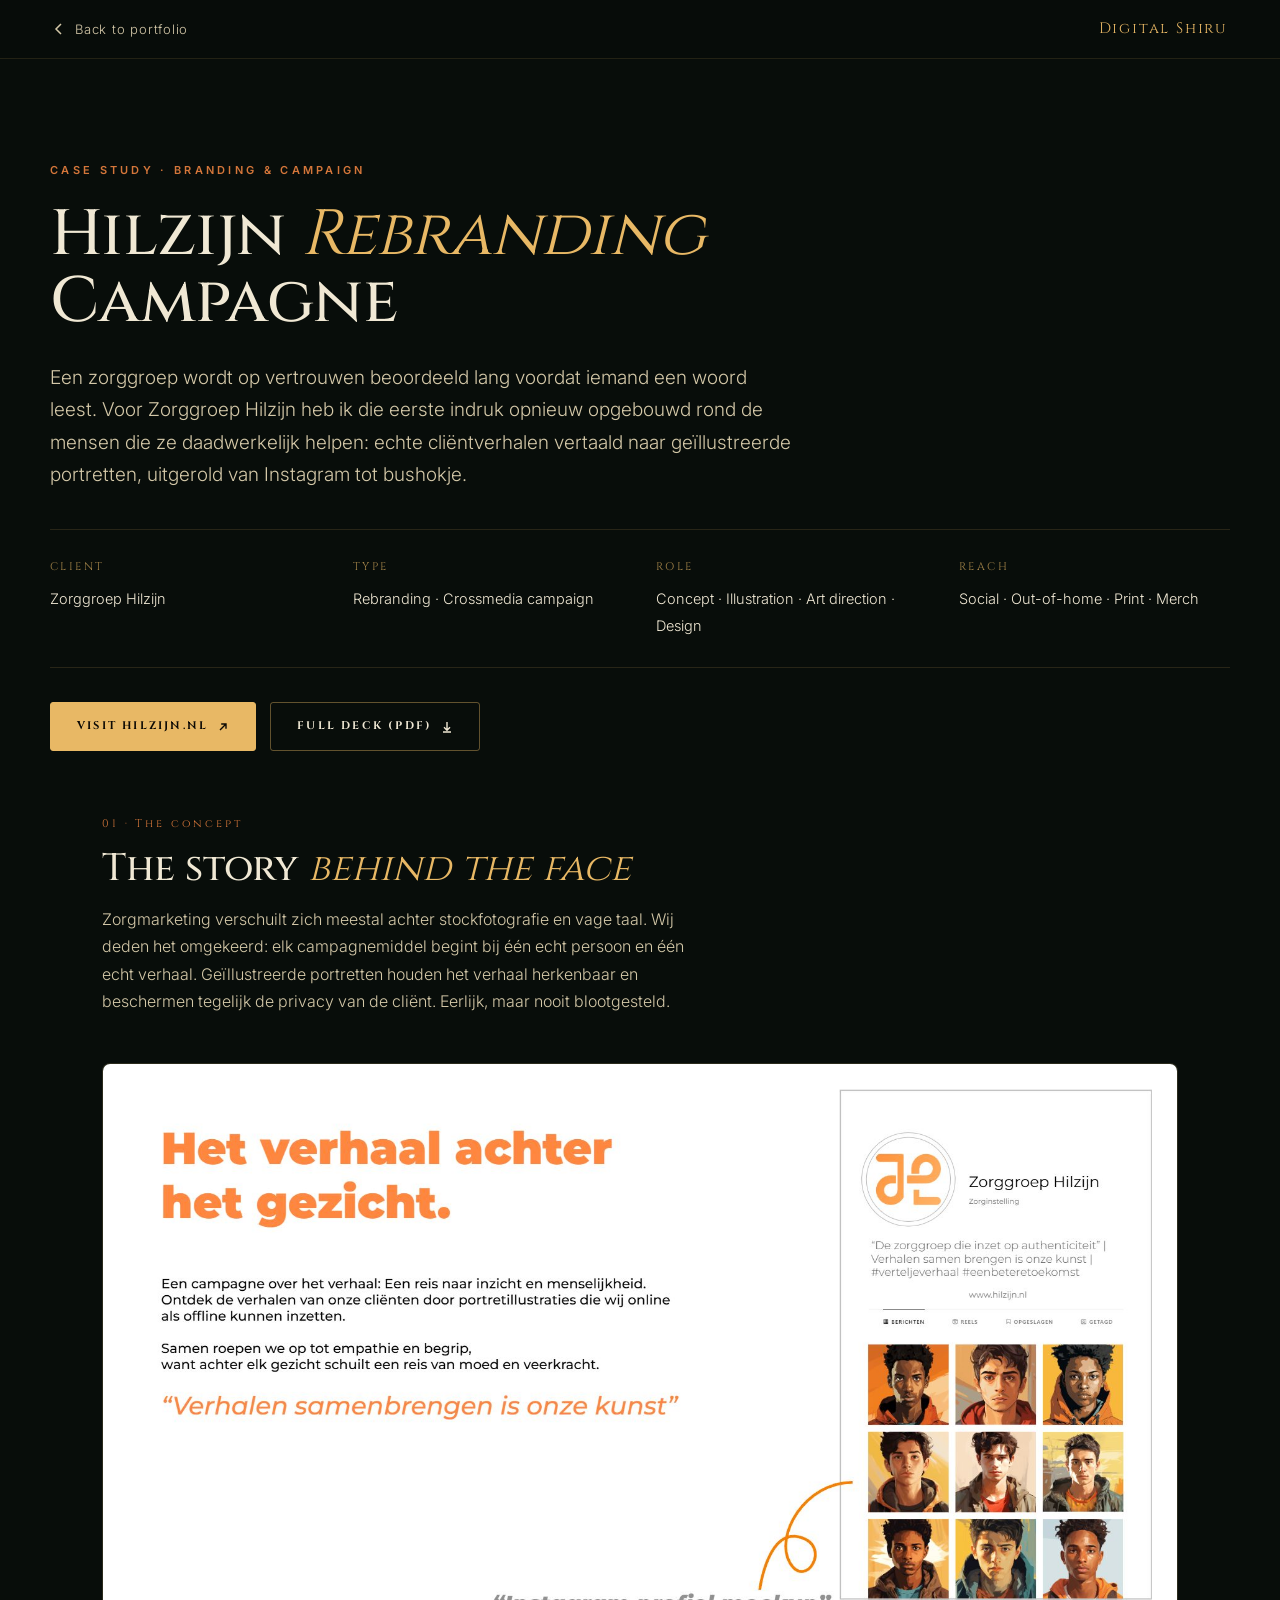
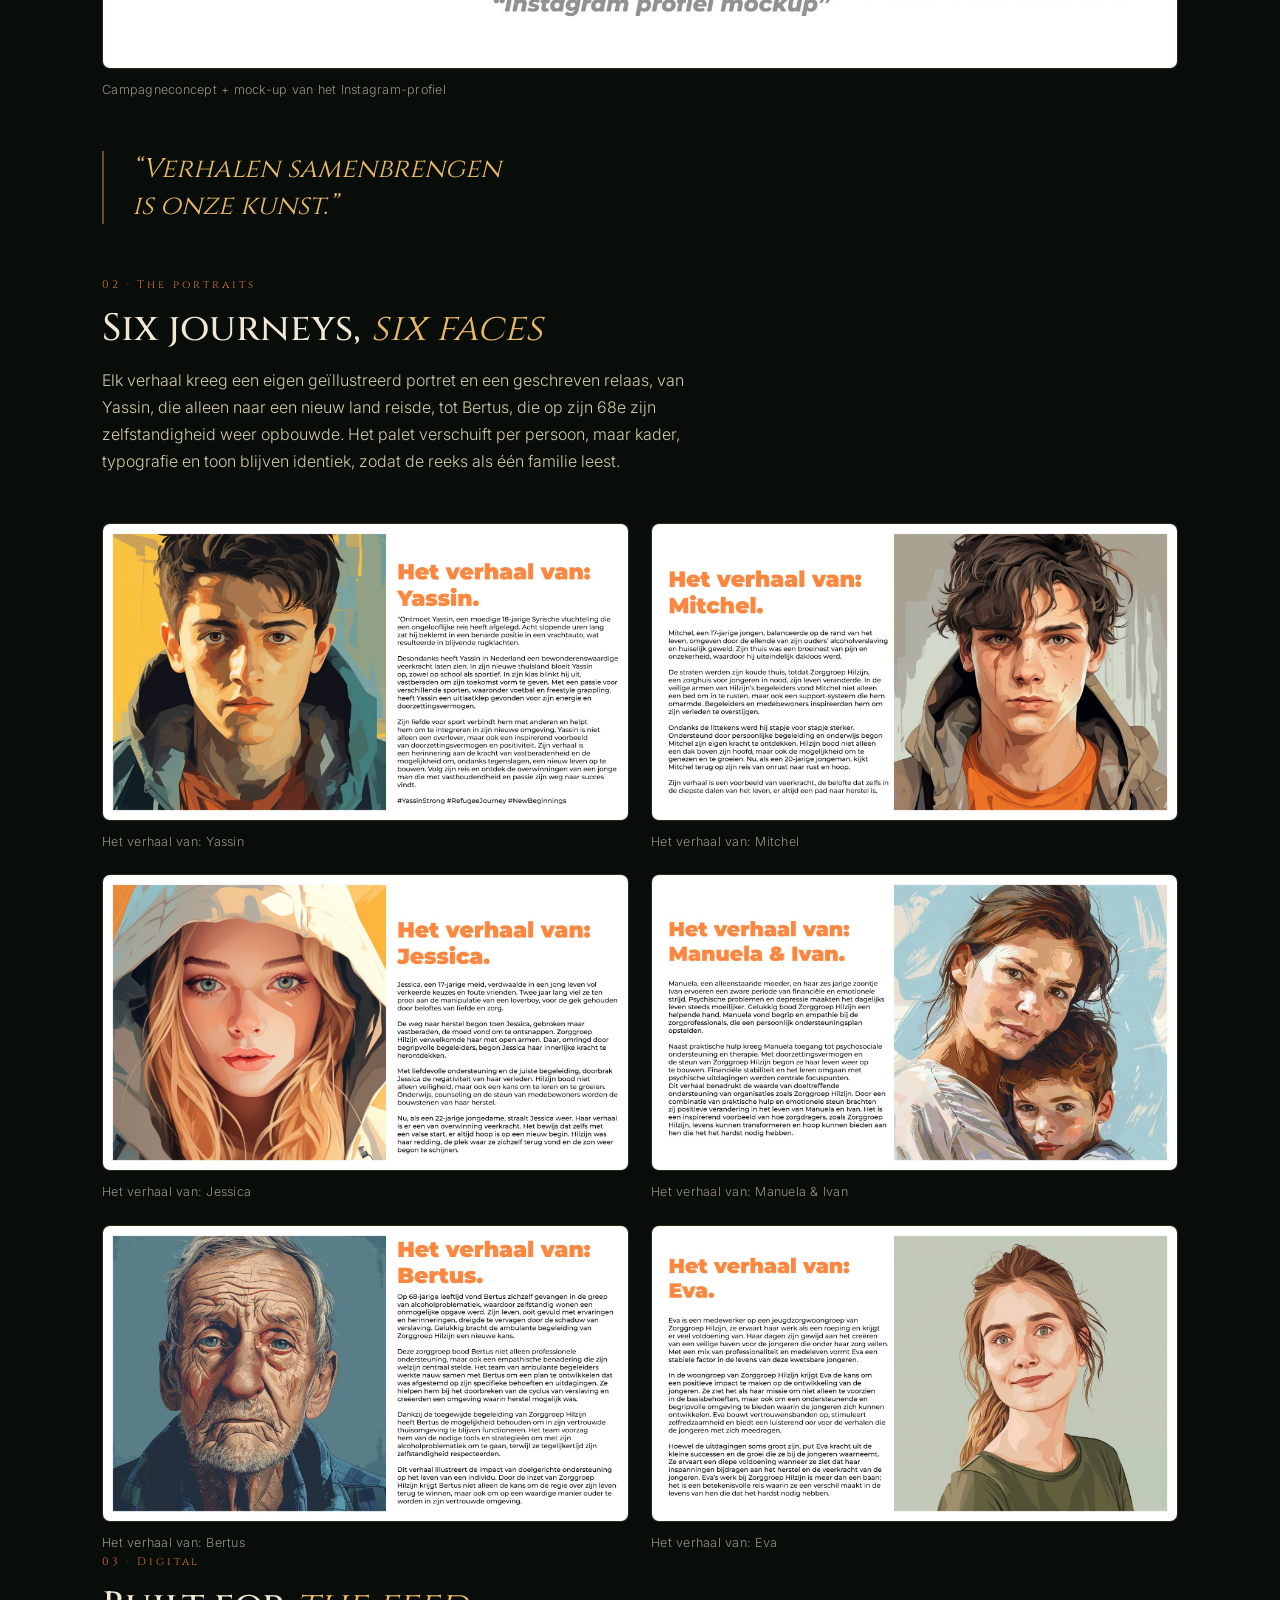
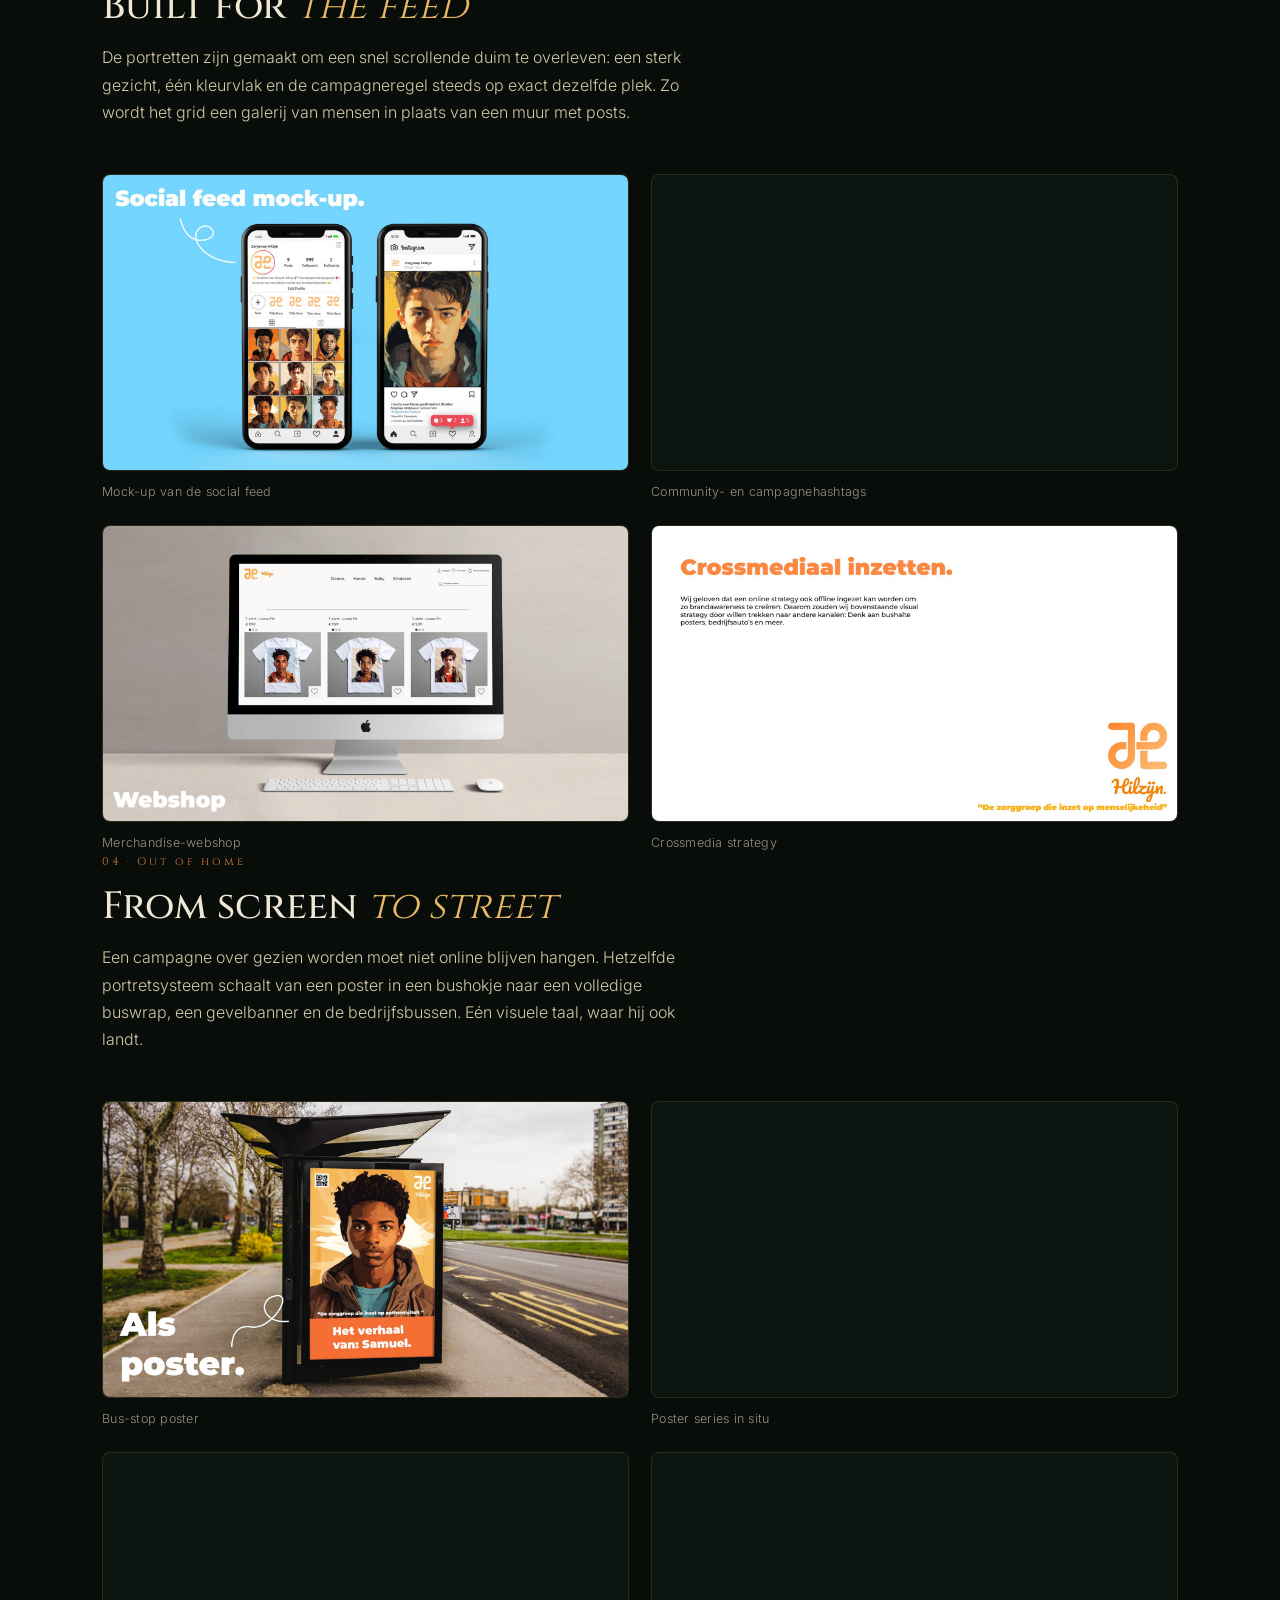
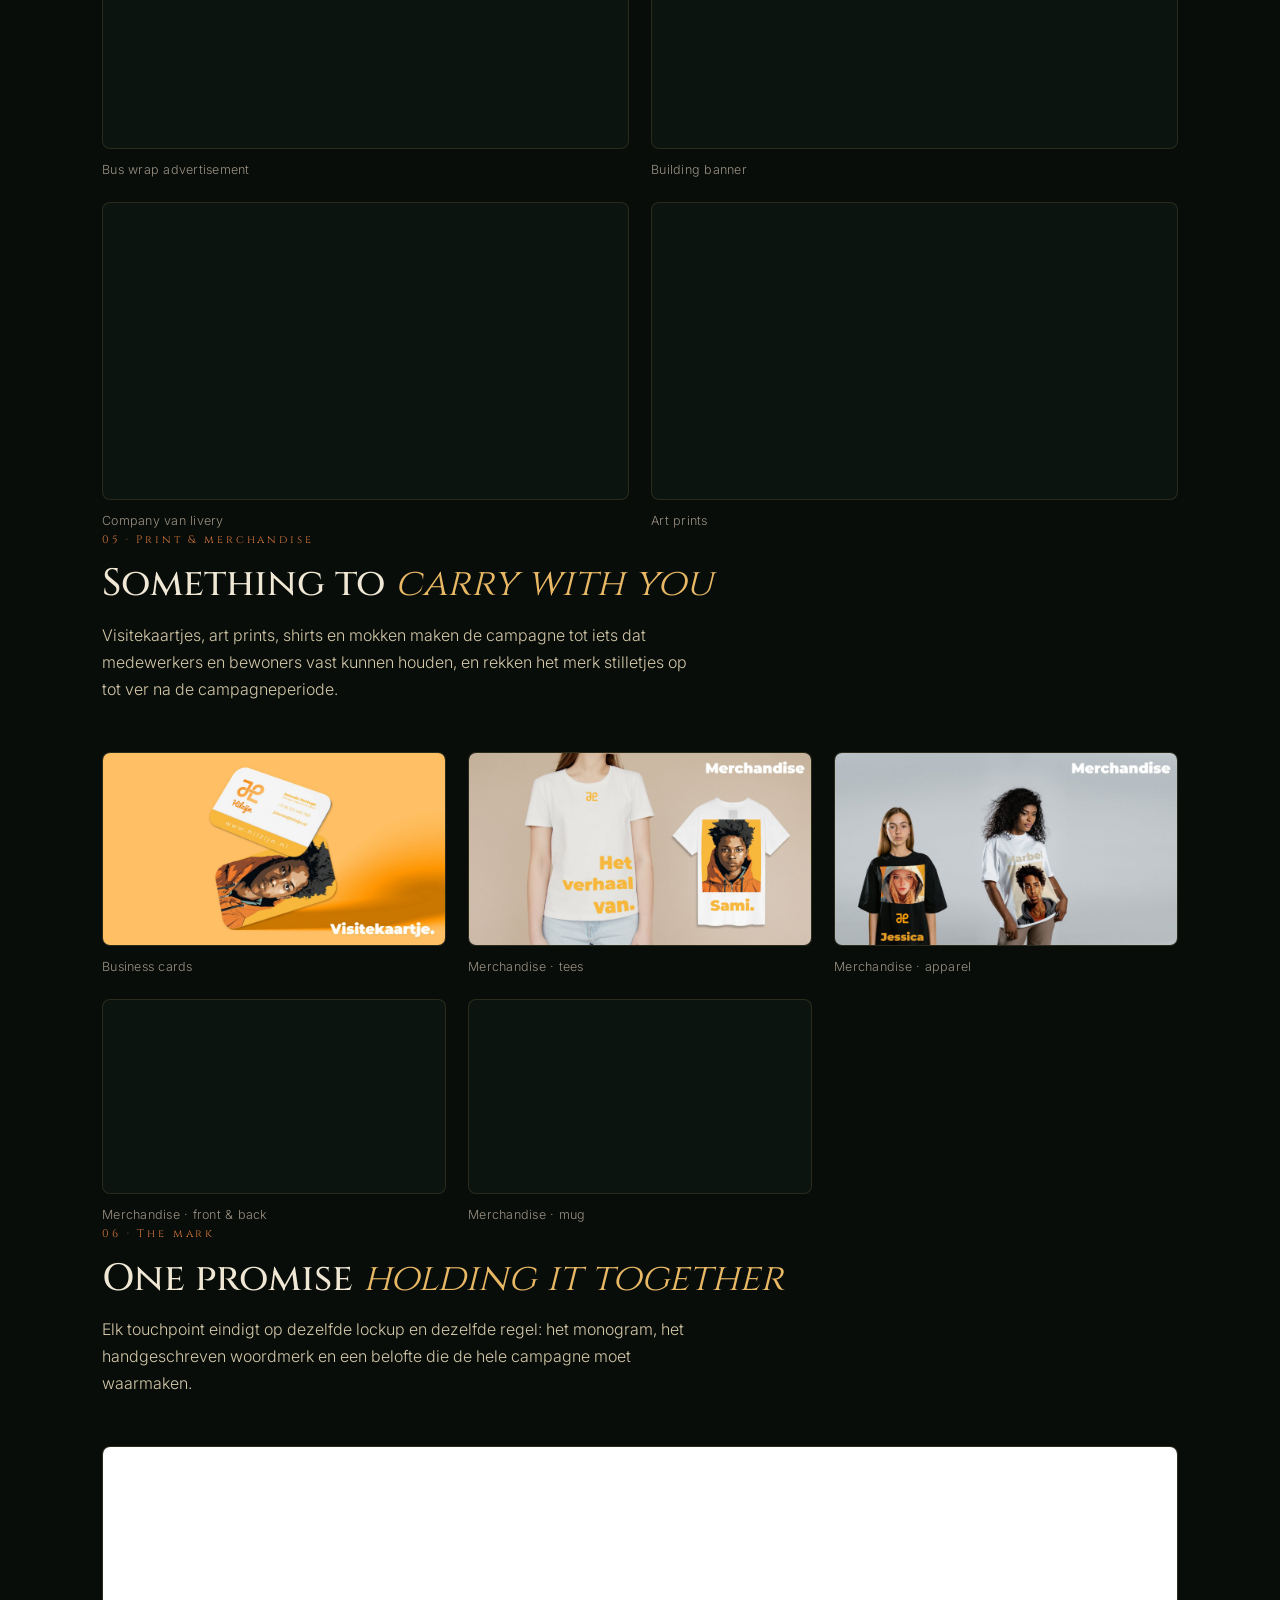
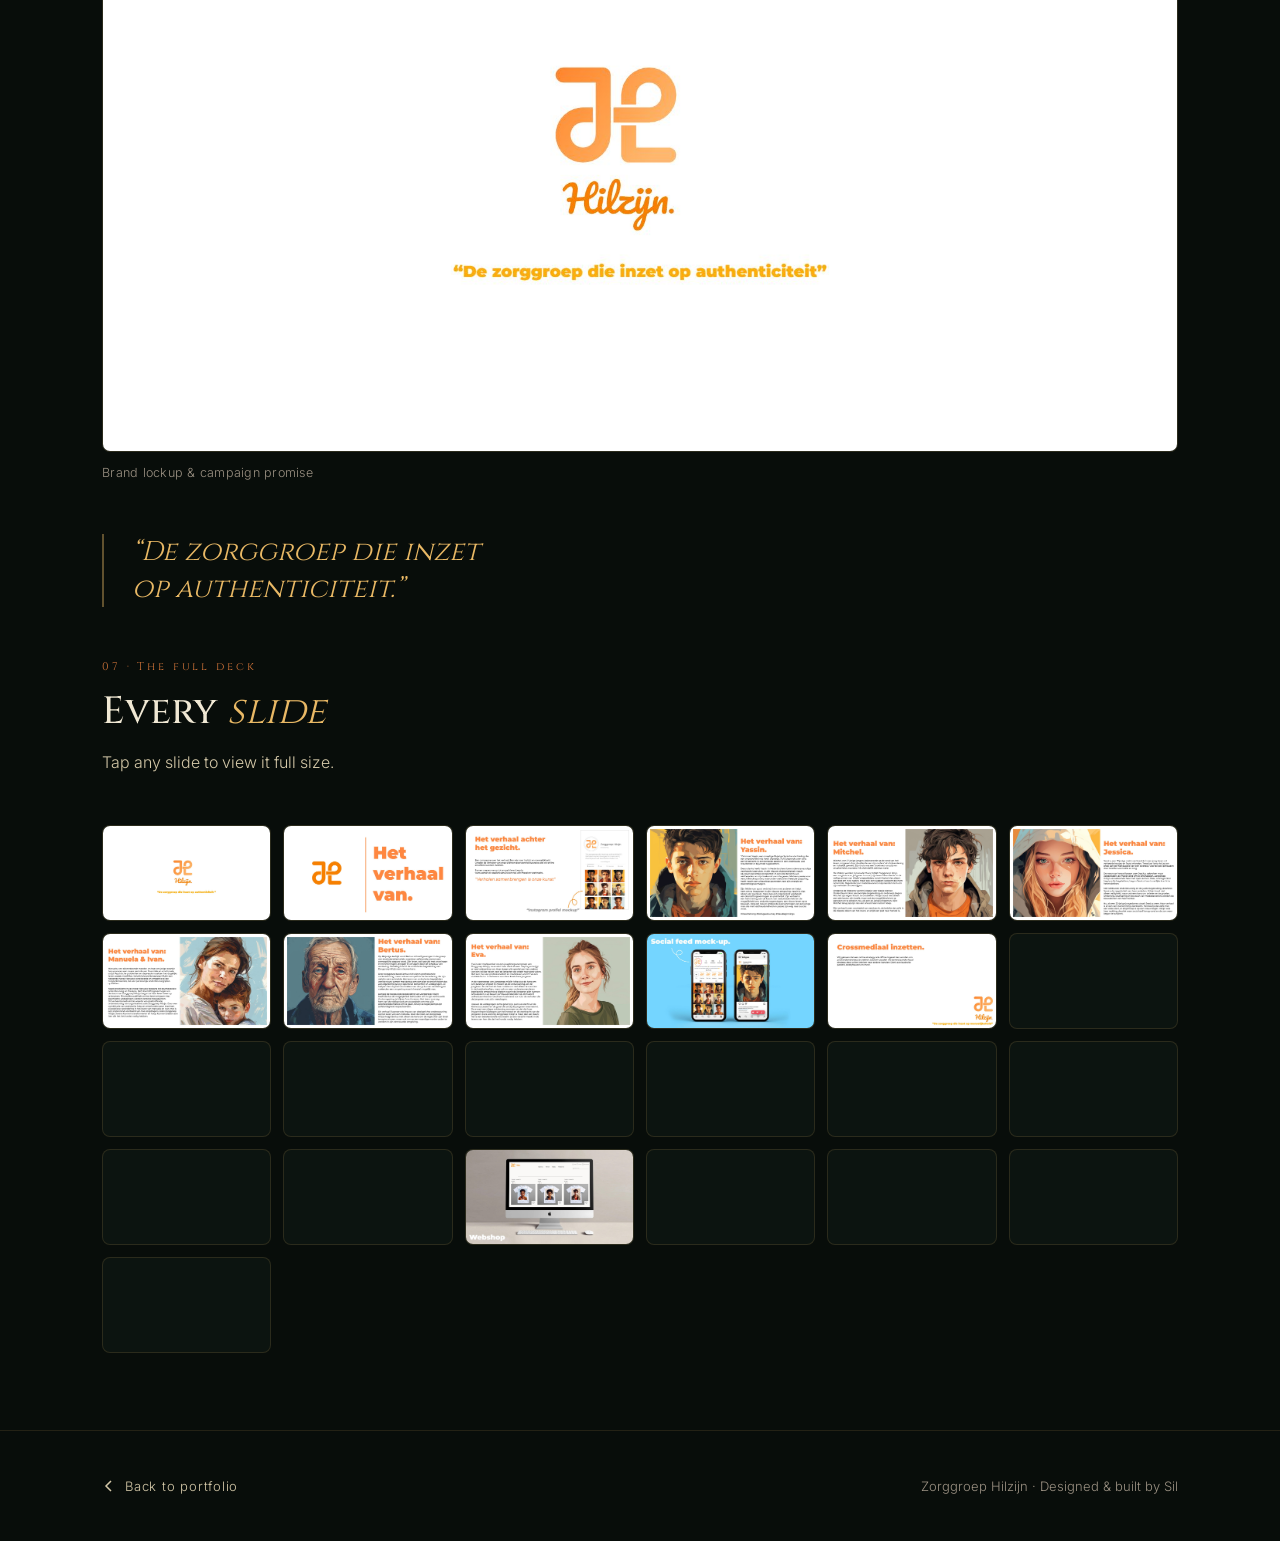
<file: case-hilzijn.html>
<!DOCTYPE html>
<html lang="nl">
<head>
<meta charset="UTF-8" />
<meta name="viewport" content="width=device-width, initial-scale=1.0" />
  <link rel="icon" href="/favicon.svg" type="image/svg+xml" />
  <link rel="icon" href="/favicon-32.png" sizes="32x32" type="image/png" />
  <link rel="apple-touch-icon" href="/apple-touch-icon.png" />
<title>Hilzijn Rebranding Campagne · Case Study · Digital Shiru</title>
<meta name="description" content="Case study: a rebranding and crossmedia campaign for Zorggroep Hilzijn, built around illustrated client portraits, 'Het verhaal achter het gezicht'." />
  <link rel="canonical" href="https://digitalshiru.com/case-hilzijn.html" />
  <meta property="og:type" content="article" />
  <meta property="og:site_name" content="Digital Shiru" />
  <meta property="og:locale" content="nl_NL" />
  <meta property="og:title" content="Hilzijn Rebranding Campagne · Case Study" />
  <meta property="og:description" content="Een complete huisstijl-rebranding en crossmediale campagne voor Zorggroep Hilzijn, gebouwd rond het touw als symbool voor verbinding." />
  <meta property="og:url" content="https://digitalshiru.com/case-hilzijn.html" />
  <meta property="og:image" content="https://digitalshiru.com/assets/images/og-hilzijn.jpg" />
  <meta property="og:image:width" content="1200" />
  <meta property="og:image:height" content="630" />
  <meta property="og:image:alt" content="Hilzijn Rebranding Campagne · Case Study" />
  <meta name="twitter:card" content="summary_large_image" />
  <meta name="twitter:title" content="Hilzijn Rebranding Campagne · Case Study" />
  <meta name="twitter:description" content="Een complete huisstijl-rebranding en crossmediale campagne voor Zorggroep Hilzijn, gebouwd rond het touw als symbool voor verbinding." />
  <meta name="twitter:image" content="https://digitalshiru.com/assets/images/og-hilzijn.jpg" />
  <meta name="theme-color" content="#080d0a" />
<link rel="preconnect" href="https://fonts.googleapis.com" />
<link rel="preconnect" href="https://fonts.gstatic.com" crossorigin />
<link href="https://fonts.googleapis.com/css2?family=Cinzel:wght@400;500;700&family=Inter:wght@300;400;500;600&display=swap" rel="stylesheet" />
<style>
  :root{
    --bg:#080d0a; --bg-2:#0c1410; --paper:#f0e8d4; --paper-muted:#d4c8a8;
    --gold:#e8b865; --gold-hi:#f5d088; --ember:#d4763a; --stone:#9a9082;
    --ease:cubic-bezier(.22,1,.36,1);
  }
  *{box-sizing:border-box}
  html{scroll-behavior:smooth}
  body{
    margin:0; background:var(--bg); color:var(--paper);
    font-family:'Inter',sans-serif; font-weight:300; font-size:16px; line-height:1.7;
    -webkit-font-smoothing:antialiased;
  }
  img{max-width:100%; display:block}
  a{color:inherit}
  .wrap{max-width:1180px; margin:0 auto; padding:0 clamp(20px,5vw,52px)}

  /* ---- top bar ---- */
  .topbar{
    position:sticky; top:0; z-index:50;
    display:flex; align-items:center; justify-content:space-between; gap:20px;
    padding:16px clamp(20px,5vw,52px);
    background:rgba(8,13,10,.82); backdrop-filter:blur(12px);
    border-bottom:1px solid rgba(232,184,101,.12);
  }
  .back{
    display:inline-flex; align-items:center; gap:9px; text-decoration:none;
    font-size:13px; letter-spacing:.06em; color:var(--paper-muted);
    transition:color .3s;
  }
  .back:hover{color:var(--gold)}
  .back svg{width:14px;height:14px}
  .topbar-brand{font-family:'Cinzel',serif; font-size:15px; letter-spacing:.12em; color:var(--gold)}

  /* ---- hero ---- */
  .hero{padding:clamp(56px,8vw,110px) 0 clamp(40px,5vw,64px)}
  .eyebrow{
    font-family:'Inter',sans-serif; font-size:11px; font-weight:600;
    letter-spacing:.3em; text-transform:uppercase; color:var(--ember); margin:0 0 22px;
  }
  h1{
    font-family:'Cinzel',serif; font-weight:500;
    font-size:clamp(32px,5.4vw,64px); line-height:1.05; letter-spacing:-.01em;
    margin:0 0 26px;
  }
  h1 .accent{color:var(--gold); font-style:italic; font-weight:400}
  .lede{font-size:clamp(16px,1.7vw,19px); color:var(--paper-muted); max-width:62ch; margin:0 0 38px}
  .meta{
    display:grid; grid-template-columns:repeat(auto-fit,minmax(180px,1fr));
    gap:24px 32px; padding:28px 0; margin-bottom:34px;
    border-top:1px solid rgba(232,184,101,.14); border-bottom:1px solid rgba(232,184,101,.14);
  }
  .meta-k{
    display:block; font-family:'Cinzel',serif; font-size:11px; letter-spacing:.22em;
    text-transform:uppercase; color:var(--gold); opacity:.7; margin-bottom:8px;
  }
  .meta-v{font-size:14.5px; color:var(--paper)}
  .ctas{display:flex; gap:14px; flex-wrap:wrap}
  .btn{
    display:inline-flex; align-items:center; gap:9px; text-decoration:none;
    font-family:'Cinzel',serif; font-size:11px; font-weight:700; letter-spacing:.2em;
    text-transform:uppercase; padding:14px 26px; border-radius:3px;
    transition:background .3s, color .3s, border-color .3s, transform .3s var(--ease);
  }
  .btn svg{width:12px;height:12px}
  .btn-gold{background:var(--gold); color:#0d0a05; border:1px solid var(--gold)}
  .btn-gold:hover{background:var(--gold-hi); transform:translateY(-2px)}
  .btn-ghost{border:1px solid rgba(232,184,101,.4); color:var(--paper)}
  .btn-ghost:hover{border-color:var(--gold); color:var(--gold); transform:translateY(-2px)}

  /* ---- sections ---- */
  section{padding:clamp(52px,7vw,96px) 0}
  .sec-head{max-width:70ch; margin-bottom:clamp(30px,4vw,48px)}
  .sec-num{
    font-family:'Cinzel',serif; font-size:11px; letter-spacing:.26em;
    color:var(--ember); display:block; margin-bottom:14px;
  }
  h2{
    font-family:'Cinzel',serif; font-weight:500; font-size:clamp(24px,3.4vw,38px);
    line-height:1.12; margin:0 0 16px;
  }
  h2 .accent{color:var(--gold); font-style:italic; font-weight:400}
  .sec-head p{color:var(--paper-muted); margin:0; max-width:60ch}
  .pull{
    font-family:'Cinzel',serif; font-size:clamp(18px,2.4vw,27px); line-height:1.35;
    color:var(--gold); font-style:italic; margin:clamp(34px,4vw,52px) 0;
    padding-left:clamp(18px,2.4vw,28px); border-left:2px solid rgba(232,184,101,.4);
    max-width:26ch;
  }

  /* ---- slide grids ---- */
  .grid{display:grid; gap:clamp(14px,1.8vw,22px)}
  .g-1{grid-template-columns:1fr}
  .g-2{grid-template-columns:repeat(2,1fr)}
  .g-3{grid-template-columns:repeat(3,1fr)}
  .slide{
    position:relative; border-radius:8px; overflow:hidden; cursor:zoom-in;
    border:1px solid rgba(232,184,101,.14); background:var(--bg-2);
    transition:transform .5s var(--ease), border-color .4s, box-shadow .4s;
  }
  .slide:hover{transform:translateY(-4px); border-color:rgba(232,184,101,.42); box-shadow:0 26px 56px -34px rgba(0,0,0,.9)}
  .slide img{width:100%; height:100%; object-fit:cover; aspect-ratio:16/9}
  .cap{
    font-size:12.5px; color:var(--stone); margin-top:10px; letter-spacing:.02em;
  }
  figure{margin:0}

  /* ---- deck strip ---- */
  .deck{display:grid; grid-template-columns:repeat(auto-fill,minmax(150px,1fr)); gap:12px}
  .deck .slide img{aspect-ratio:16/9}

  /* ---- lightbox ---- */
  #lb{
    position:fixed; inset:0; z-index:9999; display:none; place-items:center;
    background:rgba(5,8,6,.95); backdrop-filter:blur(8px); padding:4vh 4vw;
  }
  #lb.open{display:grid}
  #lb img{max-width:100%; max-height:88vh; border-radius:6px; box-shadow:0 40px 120px -30px #000; border:1px solid rgba(232,184,101,.22)}
  .lb-close,.lb-nav{
    position:fixed; background:rgba(12,20,16,.8); border:1px solid rgba(232,184,101,.28);
    color:var(--paper); cursor:pointer; border-radius:50%;
    width:46px; height:46px; display:grid; place-items:center; font-size:18px;
    transition:background .3s,color .3s;
  }
  .lb-close:hover,.lb-nav:hover{background:var(--gold); color:#0d0a05}
  .lb-close{top:20px; right:20px}
  .lb-prev{left:20px; top:50%; transform:translateY(-50%)}
  .lb-next{right:20px; top:50%; transform:translateY(-50%)}
  .lb-count{
    position:fixed; bottom:22px; left:50%; transform:translateX(-50%);
    font-family:'Cinzel',serif; font-size:12px; letter-spacing:.18em; color:var(--paper-muted);
  }

  /* ---- footer ---- */
  footer{
    border-top:1px solid rgba(232,184,101,.12);
    padding:44px 0; margin-top:clamp(40px,6vw,80px);
  }
  .foot-in{display:flex; align-items:center; justify-content:space-between; gap:20px; flex-wrap:wrap}
  .foot-in span{font-size:13px; color:var(--stone)}

  @media(max-width:820px){
    .g-3{grid-template-columns:repeat(2,1fr)}
  }
  @media(max-width:560px){
    .g-2,.g-3{grid-template-columns:1fr}
    .lb-prev{left:10px} .lb-next{right:10px}
  }
</style>
</head>
<body>

<header class="topbar">
  <a class="back" href="index.html#design">
    <svg viewBox="0 0 14 14" fill="none" stroke="currentColor" stroke-width="1.5"><path d="M9 2L4 7l5 5"/></svg>
    Back to portfolio
  </a>
  <span class="topbar-brand">Digital Shiru</span>
</header>

<main>
  <!-- ============ HERO ============ -->
  <div class="wrap hero">
    <p class="eyebrow">Case Study · Branding &amp; Campaign</p>
    <h1>Hilzijn <span class="accent">Rebranding</span><br />Campagne</h1>
    <p class="lede">
      Een zorggroep wordt op vertrouwen beoordeeld lang voordat iemand een woord leest. Voor
      Zorggroep Hilzijn heb ik die eerste indruk opnieuw opgebouwd rond de mensen die ze
      daadwerkelijk helpen: echte cliëntverhalen vertaald naar geïllustreerde portretten,
      uitgerold van Instagram tot bushokje.
    </p>

    <div class="meta">
      <div><span class="meta-k">Client</span><span class="meta-v">Zorggroep Hilzijn</span></div>
      <div><span class="meta-k">Type</span><span class="meta-v">Rebranding · Crossmedia campaign</span></div>
      <div><span class="meta-k">Role</span><span class="meta-v">Concept · Illustration · Art direction · Design</span></div>
      <div><span class="meta-k">Reach</span><span class="meta-v">Social · Out-of-home · Print · Merch</span></div>
    </div>

    <div class="ctas">
      <a class="btn btn-gold" href="https://www.hilzijn.nl/" target="_blank" rel="noopener">
        Visit hilzijn.nl
        <svg viewBox="0 0 12 12" fill="none" stroke="currentColor" stroke-width="1.4"><path d="M3 9L9 3M4.2 3H9v4.8"/></svg>
      </a>
      <a class="btn btn-ghost" href="assets/docs/hilzijn-branding.pdf" target="_blank" rel="noopener">
        Full deck (PDF)
        <svg viewBox="0 0 12 12" fill="none" stroke="currentColor" stroke-width="1.4"><path d="M6 1v8M3 6.2L6 9.2l3-3M2 11h8"/></svg>
      </a>
    </div>
  </div>

  <!-- ============ 01 CONCEPT ============ -->
  <section class="wrap">
    <div class="sec-head">
      <span class="sec-num">01 · The concept</span>
      <h2>The story <span class="accent">behind the face</span></h2>
      <p>
        Zorgmarketing verschuilt zich meestal achter stockfotografie en vage taal. Wij deden het
        omgekeerd: elk campagnemiddel begint bij één echt persoon en één echt verhaal.
        Geïllustreerde portretten houden het verhaal herkenbaar en beschermen tegelijk de
        privacy van de cliënt. Eerlijk, maar nooit blootgesteld.
      </p>
    </div>
    <div class="grid g-1" id="g-concept"></div>
    <p class="pull">“Verhalen samenbrengen is onze kunst.”</p>
  </section>

  <!-- ============ 02 PORTRAITS ============ -->
  <section class="wrap">
    <div class="sec-head">
      <span class="sec-num">02 · The portraits</span>
      <h2>Six journeys, <span class="accent">six faces</span></h2>
      <p>
        Elk verhaal kreeg een eigen geïllustreerd portret en een geschreven relaas, van Yassin,
        die alleen naar een nieuw land reisde, tot Bertus, die op zijn 68e zijn zelfstandigheid
        weer opbouwde. Het palet verschuift per persoon, maar kader, typografie en toon blijven
        identiek, zodat de reeks als één familie leest.
      </p>
    </div>
    <div class="grid g-2" id="g-portraits"></div>
  </section>

  <!-- ============ 03 DIGITAL ============ -->
  <section class="wrap">
    <div class="sec-head">
      <span class="sec-num">03 · Digital</span>
      <h2>Built for <span class="accent">the feed</span></h2>
      <p>
        De portretten zijn gemaakt om een snel scrollende duim te overleven: een sterk gezicht,
        één kleurvlak en de campagneregel steeds op exact dezelfde plek. Zo wordt het grid een
        galerij van mensen in plaats van een muur met posts.
      </p>
    </div>
    <div class="grid g-2" id="g-digital"></div>
  </section>

  <!-- ============ 04 OUT OF HOME ============ -->
  <section class="wrap">
    <div class="sec-head">
      <span class="sec-num">04 · Out of home</span>
      <h2>From screen <span class="accent">to street</span></h2>
      <p>
        Een campagne over gezien worden moet niet online blijven hangen. Hetzelfde
        portretsysteem schaalt van een poster in een bushokje naar een volledige buswrap, een
        gevelbanner en de bedrijfsbussen. Eén visuele taal, waar hij ook landt.
      </p>
    </div>
    <div class="grid g-2" id="g-ooh"></div>
  </section>

  <!-- ============ 05 PRINT & MERCH ============ -->
  <section class="wrap">
    <div class="sec-head">
      <span class="sec-num">05 · Print &amp; merchandise</span>
      <h2>Something to <span class="accent">carry with you</span></h2>
      <p>
        Visitekaartjes, art prints, shirts en mokken maken de campagne tot iets dat medewerkers
        en bewoners vast kunnen houden, en rekken het merk stilletjes op tot ver na de
        campagneperiode.
      </p>
    </div>
    <div class="grid g-3" id="g-merch"></div>
  </section>

  <!-- ============ 06 BRAND LOCKUP ============ -->
  <section class="wrap">
    <div class="sec-head">
      <span class="sec-num">06 · The mark</span>
      <h2>One promise <span class="accent">holding it together</span></h2>
      <p>
        Elk touchpoint eindigt op dezelfde lockup en dezelfde regel: het monogram, het
        handgeschreven woordmerk en een belofte die de hele campagne moet waarmaken.
      </p>
    </div>
    <div class="grid g-1" id="g-brand"></div>
    <p class="pull">“De zorggroep die inzet op authenticiteit.”</p>
  </section>

  <!-- ============ FULL DECK ============ -->
  <section class="wrap">
    <div class="sec-head">
      <span class="sec-num">07 · The full deck</span>
      <h2>Every <span class="accent">slide</span></h2>
      <p>Tap any slide to view it full size.</p>
    </div>
    <div class="deck" id="g-all"></div>
  </section>
</main>

<footer>
  <div class="wrap foot-in">
    <a class="back" href="index.html#design">
      <svg viewBox="0 0 14 14" fill="none" stroke="currentColor" stroke-width="1.5"><path d="M9 2L4 7l5 5"/></svg>
      Back to portfolio
    </a>
    <span>Zorggroep Hilzijn · Designed &amp; built by Sil</span>
  </div>
</footer>

<div id="lb" role="dialog" aria-modal="true" aria-label="Slide viewer">
  <img id="lb-img" alt="" />
  <button class="lb-close" id="lb-close" aria-label="Close">✕</button>
  <button class="lb-nav lb-prev" id="lb-prev" aria-label="Previous">‹</button>
  <button class="lb-nav lb-next" id="lb-next" aria-label="Next">›</button>
  <span class="lb-count" id="lb-count"></span>
</div>

<script>
(function () {
  'use strict';
  var DIR = 'assets/images/design/hilzijn/slides/';
  var pad = function (n) { return String(n).padStart(2, '0'); };
  var src = function (n) { return DIR + pad(n) + '.jpg'; };

  // slide groups (page numbers in the deck)
  var groups = {
    'g-concept':  [{ n: 3,  c: 'Campagneconcept + mock-up van het Instagram-profiel' }],
    'g-portraits':[
      { n: 4, c: 'Het verhaal van: Yassin' },
      { n: 5, c: 'Het verhaal van: Mitchel' },
      { n: 6, c: 'Het verhaal van: Jessica' },
      { n: 7, c: 'Het verhaal van: Manuela & Ivan' },
      { n: 8, c: 'Het verhaal van: Bertus' },
      { n: 9, c: 'Het verhaal van: Eva' }
    ],
    'g-digital':  [
      { n: 10, c: 'Mock-up van de social feed' },
      { n: 24, c: 'Community- en campagnehashtags' },
      { n: 21, c: 'Merchandise-webshop' },
      { n: 11, c: 'Crossmedia strategy' }
    ],
    'g-ooh':      [
      { n: 12, c: 'Bus-stop poster' },
      { n: 13, c: 'Poster series in situ' },
      { n: 22, c: 'Bus wrap advertisement' },
      { n: 23, c: 'Building banner' },
      { n: 14, c: 'Company van livery' },
      { n: 16, c: 'Art prints' }
    ],
    'g-merch':    [
      { n: 15, c: 'Business cards' },
      { n: 17, c: 'Merchandise · tees' },
      { n: 18, c: 'Merchandise · apparel' },
      { n: 19, c: 'Merchandise · front & back' },
      { n: 20, c: 'Merchandise · mug' }
    ],
    'g-brand':    [{ n: 25, c: 'Brand lockup & campaign promise' }]
  };

  var order = []; // lightbox order, built as we render

  function tile(n, caption) {
    var fig = document.createElement('figure');
    var a = document.createElement('div');
    a.className = 'slide';
    a.dataset.n = n;
    var img = document.createElement('img');
    img.src = src(n);
    img.alt = caption || ('Hilzijn campaign slide ' + n);
    img.loading = 'lazy';
    img.decoding = 'async';
    a.appendChild(img);
    fig.appendChild(a);
    if (caption) {
      var cap = document.createElement('figcaption');
      cap.className = 'cap';
      cap.textContent = caption;
      fig.appendChild(cap);
    }
    return fig;
  }

  Object.keys(groups).forEach(function (id) {
    var host = document.getElementById(id);
    if (!host) return;
    groups[id].forEach(function (item) { host.appendChild(tile(item.n, item.c)); });
  });

  // full deck
  var all = document.getElementById('g-all');
  for (var i = 1; i <= 25; i++) all.appendChild(tile(i, ''));

  // ---- lightbox ----
  var lb = document.getElementById('lb');
  var lbImg = document.getElementById('lb-img');
  var lbCount = document.getElementById('lb-count');
  var cur = 1;

  function show(n) {
    cur = ((n - 1 + 25) % 25) + 1;
    lbImg.src = src(cur);
    lbCount.textContent = pad(cur) + ' / 25';
  }
  function open(n) { show(n); lb.classList.add('open'); document.body.style.overflow = 'hidden'; }
  function close() { lb.classList.remove('open'); lbImg.src = ''; document.body.style.overflow = ''; }

  document.addEventListener('click', function (e) {
    var s = e.target.closest ? e.target.closest('.slide') : null;
    if (s && s.dataset.n) { open(Number(s.dataset.n)); }
  });
  document.getElementById('lb-close').addEventListener('click', close);
  document.getElementById('lb-prev').addEventListener('click', function (e) { e.stopPropagation(); show(cur - 1); });
  document.getElementById('lb-next').addEventListener('click', function (e) { e.stopPropagation(); show(cur + 1); });
  lb.addEventListener('click', function (e) { if (e.target === lb || e.target === lbImg) close(); });
  document.addEventListener('keydown', function (e) {
    if (!lb.classList.contains('open')) return;
    if (e.key === 'Escape') close();
    if (e.key === 'ArrowLeft') show(cur - 1);
    if (e.key === 'ArrowRight') show(cur + 1);
  });
})();
</script>
</body>
</html>
</file>
